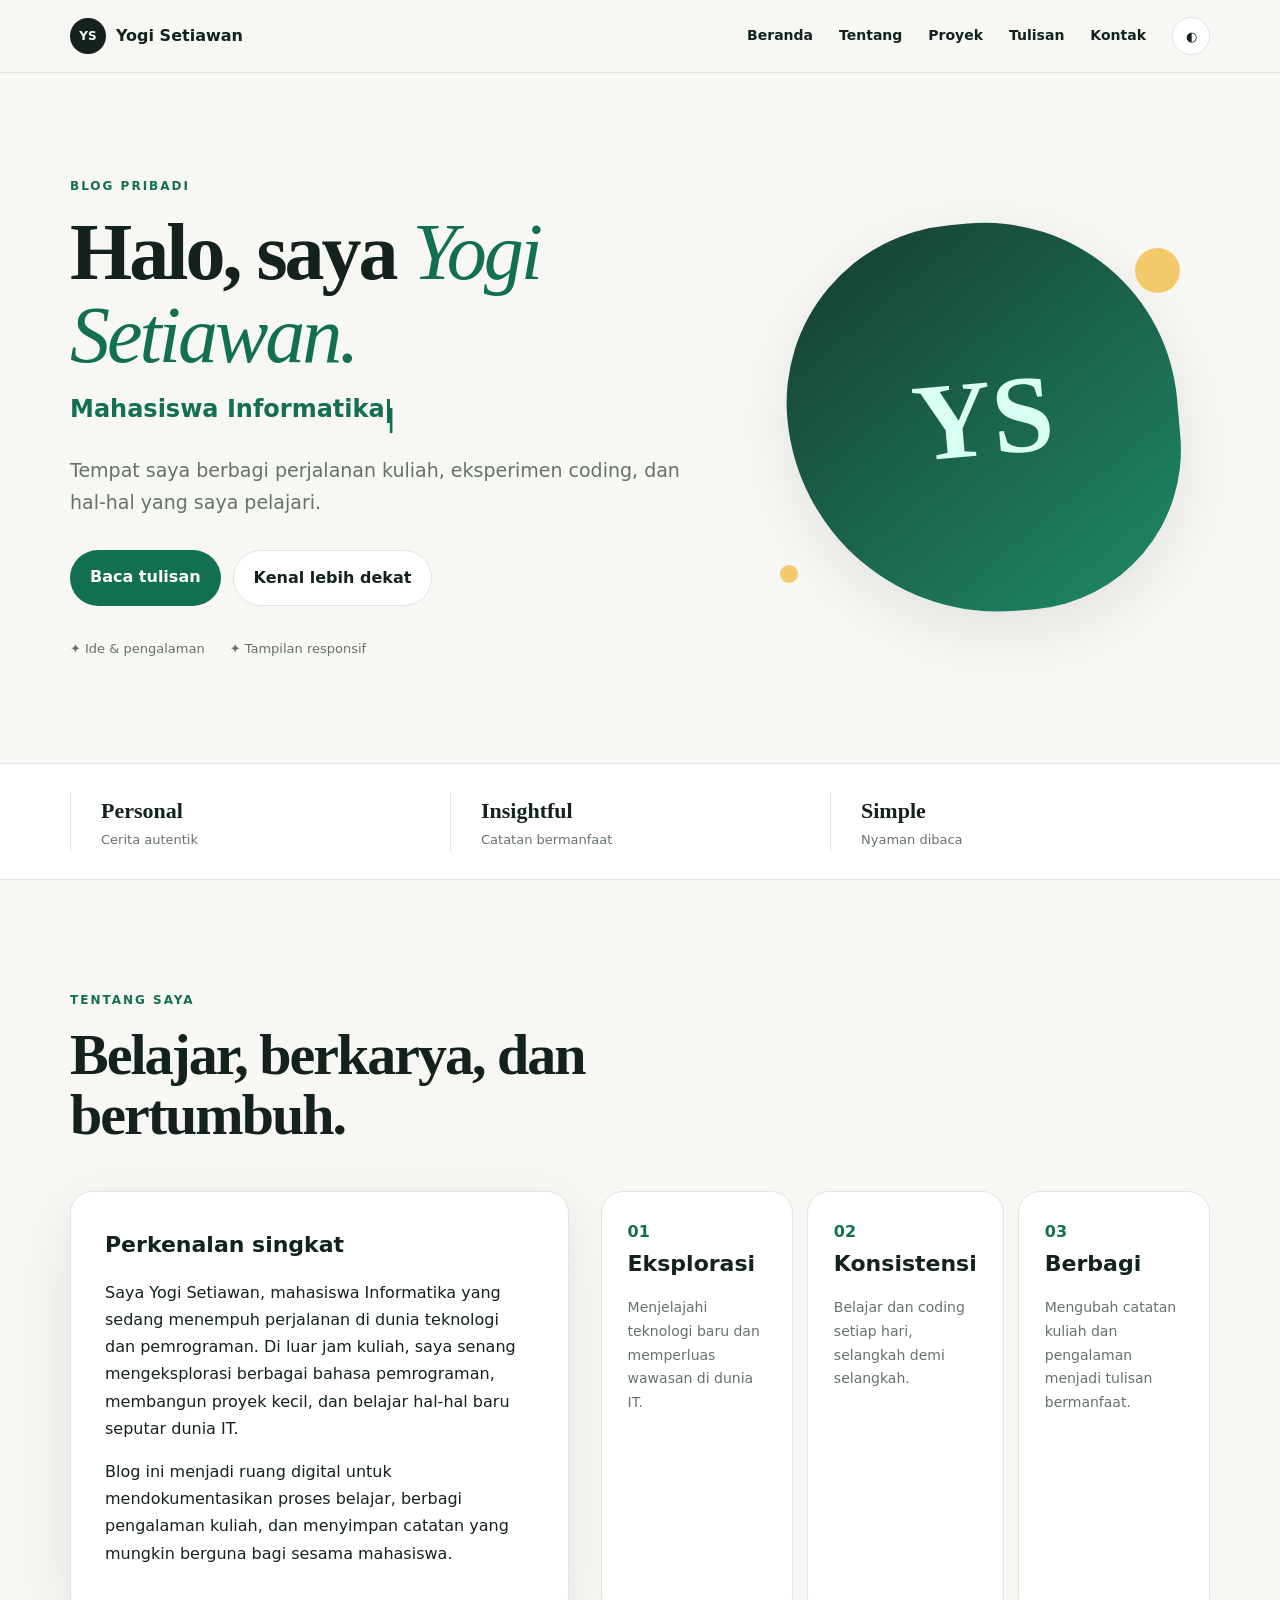
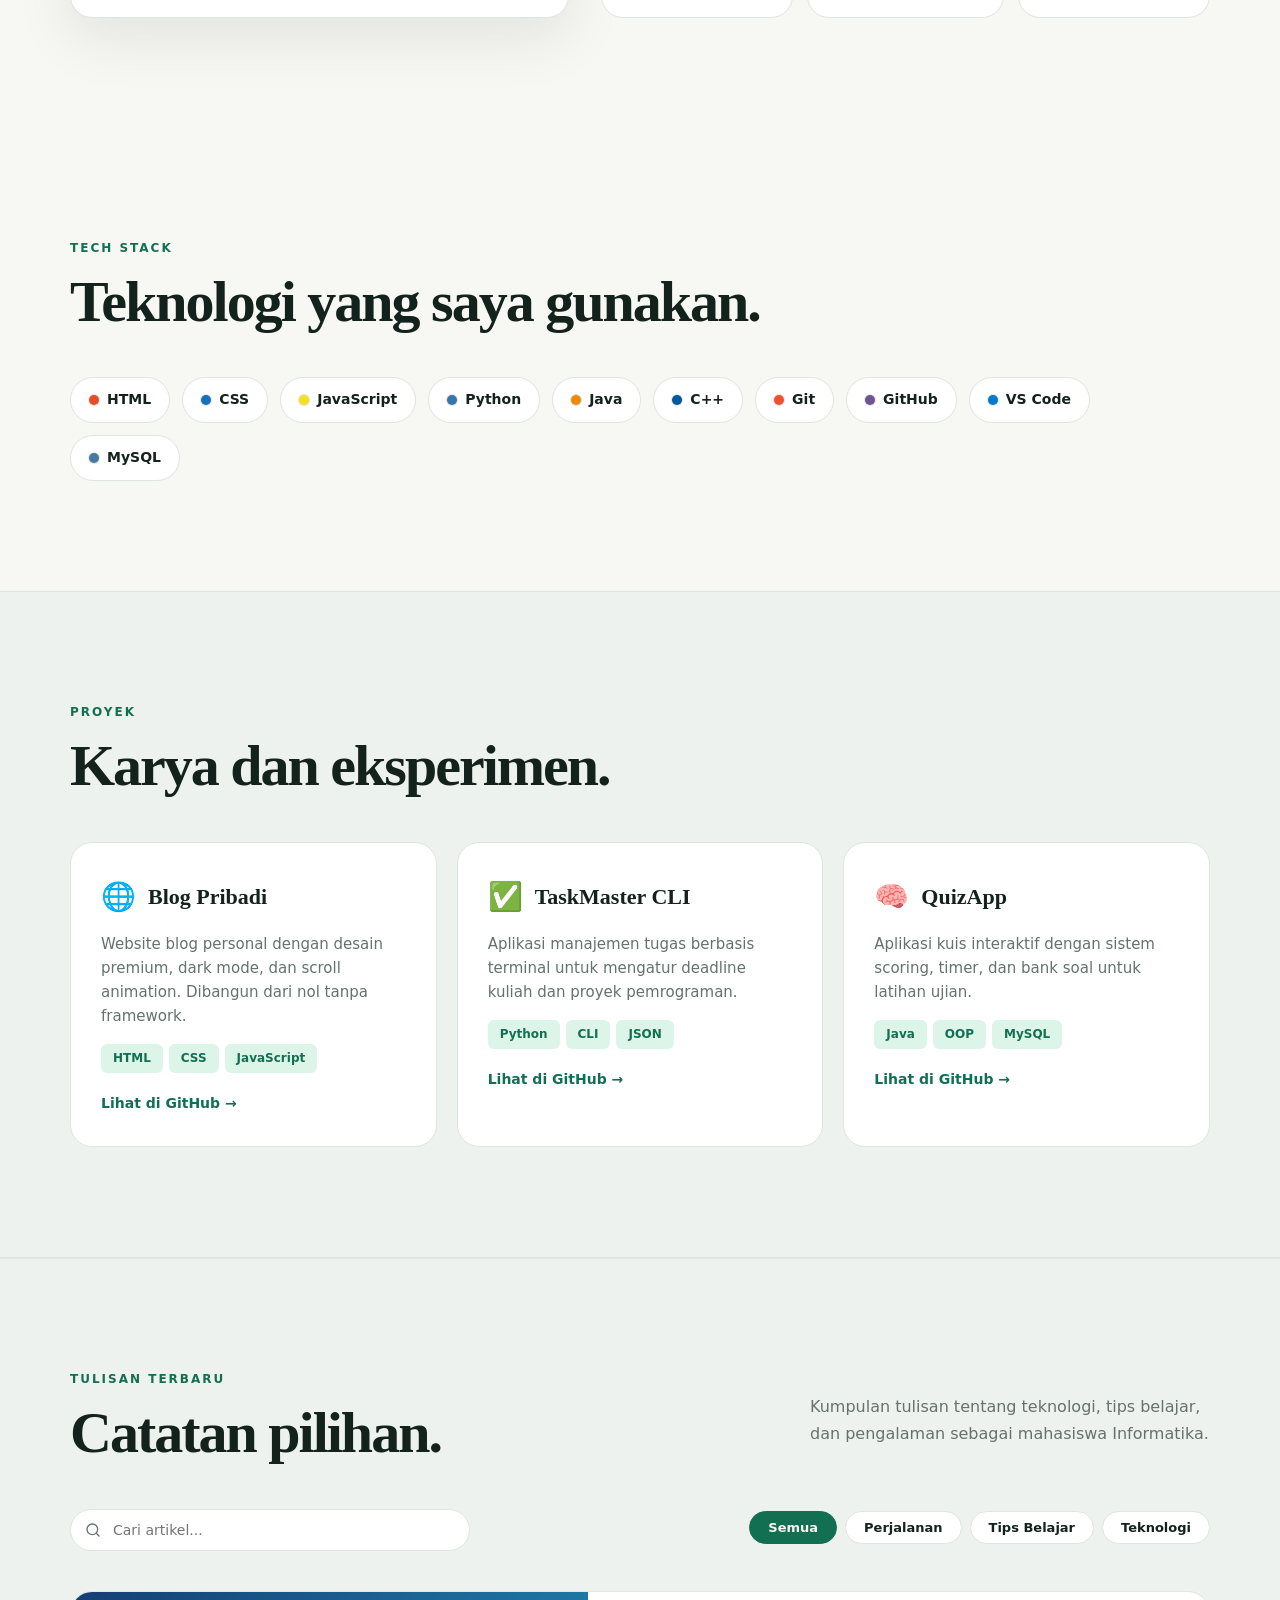
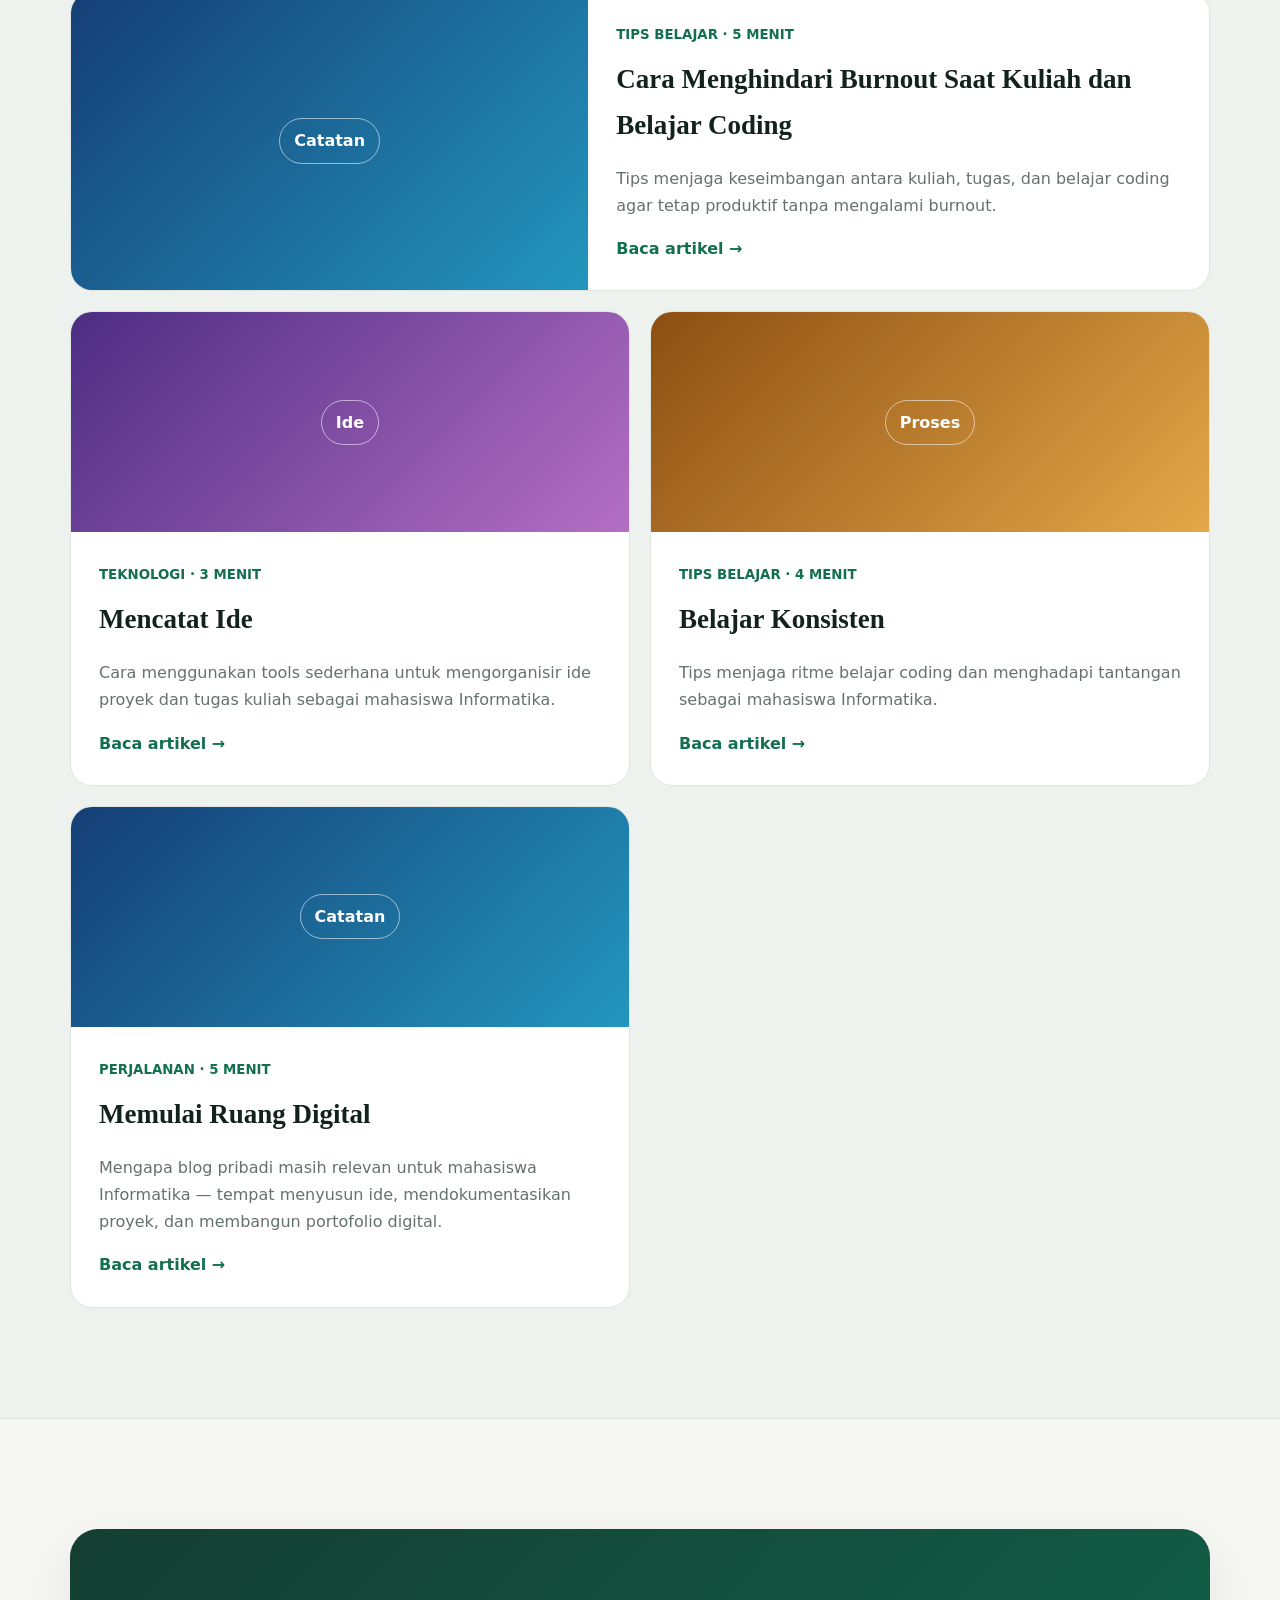
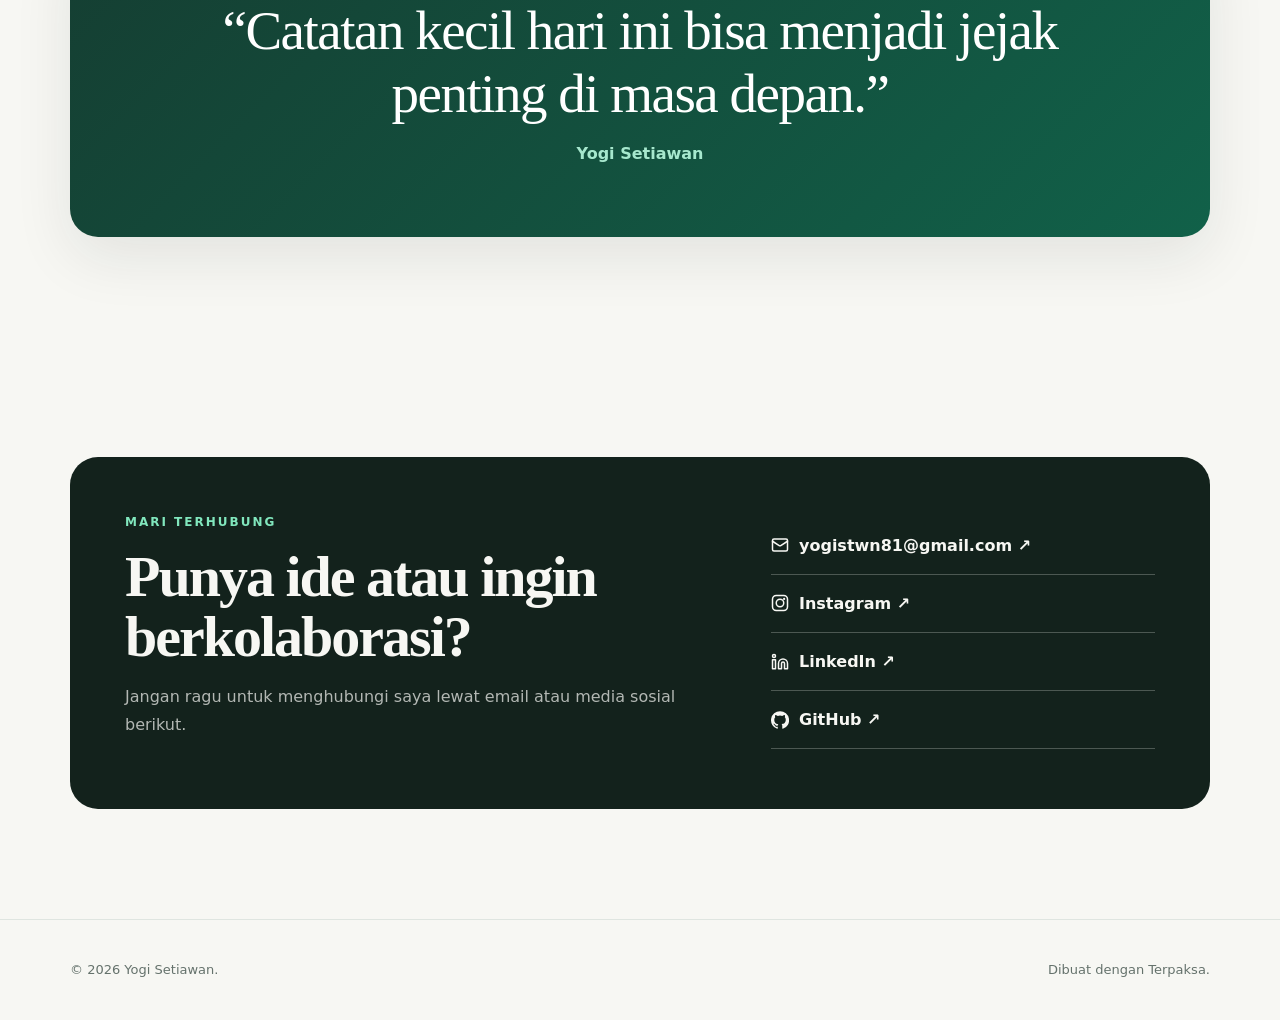
<file: index.html>
<!doctype html>
<html lang="id">

<head>
  <meta charset="utf-8">
  <meta name="viewport" content="width=device-width,initial-scale=1">
  <meta name="description"
    content="Blog pribadi Yogi Setiawan — mahasiswa Informatika. Berbagi pengalaman kuliah, tips belajar coding, dan catatan perjalanan di dunia teknologi.">
  <title>Yogi Setiawan | Blog Pribadi</title>
  <link rel="icon" href="assets/favicon.svg" type="image/svg+xml">
  <link rel="stylesheet" href="assets/style.css?v=1.1">
</head>

<body>
  <header class="site-header">
    <nav class="nav wrap"><a class="brand" href="#home"><span>YS</span> Yogi Setiawan</a><button class="menu"
        aria-label="Buka menu">☰</button>
      <div class="links"><a href="#home">Beranda</a><a href="#tentang">Tentang</a><a href="#proyek">Proyek</a><a
          href="#tulisan">Tulisan</a><a href="#kontak">Kontak</a><button class="theme"
          aria-label="Ganti tema">◐</button></div>
    </nav>
  </header>
  <main id="home">
    <section class="hero wrap">
      <div>
        <p class="eyebrow">BLOG PRIBADI</p>
        <h1>Halo, saya <em>Yogi Setiawan.</em></h1>
        <p class="typing-role"><span class="typing-text"></span><span class="cursor">|</span></p>
        <p class="lead">Tempat saya berbagi perjalanan kuliah, eksperimen coding, dan hal-hal yang saya pelajari.</p>
        <div class="actions"><a class="btn primary" href="#tulisan">Baca tulisan</a><a class="btn secondary"
            href="#tentang">Kenal lebih dekat</a></div>
        <div class="meta"><span>✦ Ide &amp; pengalaman</span><span>✦ Tampilan responsif</span></div>
      </div>
      <div class="portrait" aria-label="Monogram Yogi Setiawan">
        <div class="orb">YS</div><span class="dot d1"></span><span class="dot d2"></span>
      </div>
    </section>
    <section class="band reveal">
      <div class="wrap stats">
        <div><b>Personal</b><span>Cerita autentik</span></div>
        <div><b>Insightful</b><span>Catatan bermanfaat</span></div>
        <div><b>Simple</b><span>Nyaman dibaca</span></div>
      </div>
    </section>
    <section class="section wrap reveal" id="tentang">
      <div class="section-head">
        <p class="eyebrow">TENTANG SAYA</p>
        <h2>Belajar, berkarya, dan bertumbuh.</h2>
      </div>
      <div class="about">
        <article class="card">
          <h3>Perkenalan singkat</h3>
          <p>Saya Yogi Setiawan, mahasiswa Informatika yang sedang menempuh perjalanan di dunia teknologi dan
            pemrograman. Di luar jam kuliah, saya senang mengeksplorasi berbagai bahasa pemrograman, membangun proyek
            kecil, dan belajar hal-hal baru seputar dunia IT.</p>
          <p>Blog ini menjadi ruang digital untuk mendokumentasikan proses belajar, berbagi pengalaman kuliah, dan
            menyimpan catatan yang mungkin berguna bagi sesama mahasiswa.</p>
        </article>
        <div class="values">
          <div><span>01</span>
            <h3>Eksplorasi</h3>
            <p>Menjelajahi teknologi baru dan memperluas wawasan di dunia IT.</p>
          </div>
          <div><span>02</span>
            <h3>Konsistensi</h3>
            <p>Belajar dan coding setiap hari, selangkah demi selangkah.</p>
          </div>
          <div><span>03</span>
            <h3>Berbagi</h3>
            <p>Mengubah catatan kuliah dan pengalaman menjadi tulisan bermanfaat.</p>
          </div>
        </div>
      </div>
    </section>
    <section class="section wrap reveal" id="skills">
      <div class="section-head">
        <p class="eyebrow">TECH STACK</p>
        <h2>Teknologi yang saya gunakan.</h2>
      </div>
      <div class="skills"><span class="skill-tag"><span class="skill-dot"
            style="background:#E34F26"></span>HTML</span><span class="skill-tag"><span class="skill-dot"
            style="background:#1572B6"></span>CSS</span><span class="skill-tag"><span class="skill-dot"
            style="background:#F7DF1E"></span>JavaScript</span><span class="skill-tag"><span class="skill-dot"
            style="background:#3776AB"></span>Python</span><span class="skill-tag"><span class="skill-dot"
            style="background:#ED8B00"></span>Java</span><span class="skill-tag"><span class="skill-dot"
            style="background:#00599C"></span>C++</span><span class="skill-tag"><span class="skill-dot"
            style="background:#F05032"></span>Git</span><span class="skill-tag"><span class="skill-dot"
            style="background:#6e5494"></span>GitHub</span><span class="skill-tag"><span class="skill-dot"
            style="background:#007ACC"></span>VS Code</span><span class="skill-tag"><span class="skill-dot"
            style="background:#4479A1"></span>MySQL</span></div>
    </section>
    <section class="section soft reveal" id="proyek">
      <div class="wrap">
        <div class="section-head">
          <p class="eyebrow">PROYEK</p>
          <h2>Karya dan eksperimen.</h2>
        </div>
        <div class="projects">
          <article class="project">
            <div class="project-header"><span class="project-icon">🌐</span>
              <h3>Blog Pribadi</h3>
            </div>
            <p>Website blog personal dengan desain premium, dark mode, dan scroll animation. Dibangun dari nol tanpa
              framework.</p>
            <div class="project-tags"><span class="project-tag">HTML</span><span class="project-tag">CSS</span><span
                class="project-tag">JavaScript</span></div><a class="project-link" href="https://github.com/setiawan81/"
              target="_blank">Lihat di GitHub →</a>
          </article>
          <article class="project">
            <div class="project-header"><span class="project-icon">✅</span>
              <h3>TaskMaster CLI</h3>
            </div>
            <p>Aplikasi manajemen tugas berbasis terminal untuk mengatur deadline kuliah dan proyek pemrograman.</p>
            <div class="project-tags"><span class="project-tag">Python</span><span class="project-tag">CLI</span><span
                class="project-tag">JSON</span></div><a class="project-link" href="https://github.com/setiawan81/"
              target="_blank">Lihat di GitHub →</a>
          </article>
          <article class="project">
            <div class="project-header"><span class="project-icon">🧠</span>
              <h3>QuizApp</h3>
            </div>
            <p>Aplikasi kuis interaktif dengan sistem scoring, timer, dan bank soal untuk latihan ujian.</p>
            <div class="project-tags"><span class="project-tag">Java</span><span class="project-tag">OOP</span><span
                class="project-tag">MySQL</span></div><a class="project-link" href="https://github.com/setiawan81/"
              target="_blank">Lihat di GitHub →</a>
          </article>
        </div>
      </div>
    </section>
    <section class="section soft reveal" id="tulisan">
      <div class="wrap">
        <div class="section-head row">
          <div>
            <p class="eyebrow">TULISAN TERBARU</p>
            <h2>Catatan pilihan.</h2>
          </div>
          <p>Kumpulan tulisan tentang teknologi, tips belajar, dan pengalaman sebagai mahasiswa Informatika.</p>
        </div>
        <div class="filter-container">
          <div class="search-box"><svg class="search-icon" width="16" height="16" viewBox="0 0 24 24" fill="none"
              stroke="currentColor" stroke-width="2" stroke-linecap="round" stroke-linejoin="round">
              <circle cx="11" cy="11" r="8"></circle>
              <line x1="21" y1="21" x2="16.65" y2="16.65"></line>
            </svg><input type="text" id="search-input" placeholder="Cari artikel..."></div>
          <div class="category-filters"><button class="filter-btn active" data-category="all">Semua</button><button
              class="filter-btn" data-category="perjalanan">Perjalanan</button><button class="filter-btn"
              data-category="tips belajar">Tips Belajar</button><button class="filter-btn"
              data-category="teknologi">Teknologi</button></div>
        </div>
        <div class="posts">
          <article class="post featured">
            <div class="thumb blue"><span>Catatan</span></div>
            <div>
              <small>TIPS BELAJAR · 5 MENIT</small>
              <h3>Cara Menghindari Burnout Saat Kuliah dan Belajar Coding</h3>
              <p>Tips menjaga keseimbangan antara kuliah, tugas, dan belajar coding agar tetap produktif tanpa mengalami
                burnout.</p>
              <a href="posts/cara-menghindari-burnout-saat-kuliah-dan-belajar-coding.html">Baca artikel →</a>
            </div>
          </article>
          <article class="post">
            <div class="thumb violet"><span>Ide</span></div>
            <div>
              <small>TEKNOLOGI · 3 MENIT</small>
              <h3>Mencatat Ide</h3>
              <p>Cara menggunakan tools sederhana untuk mengorganisir ide proyek dan tugas kuliah sebagai mahasiswa
                Informatika.</p>
              <a href="posts/mencatat-ide.html">Baca artikel →</a>
            </div>
          </article>
          <article class="post">
            <div class="thumb amber"><span>Proses</span></div>
            <div>
              <small>TIPS BELAJAR · 4 MENIT</small>
              <h3>Belajar Konsisten</h3>
              <p>Tips menjaga ritme belajar coding dan menghadapi tantangan sebagai mahasiswa Informatika.</p>
              <a href="posts/belajar-konsisten.html">Baca artikel →</a>
            </div>
          </article>
          <article class="post">
            <div class="thumb blue"><span>Catatan</span></div>
            <div>
              <small>PERJALANAN · 5 MENIT</small>
              <h3>Memulai Ruang Digital</h3>
              <p>Mengapa blog pribadi masih relevan untuk mahasiswa Informatika — tempat menyusun ide, mendokumentasikan
                proyek, dan membangun portofolio digital.</p>
              <a href="posts/memulai-blog.html">Baca artikel →</a>
            </div>
          </article>
        </div>
      </div>
    </section>
    <section class="section wrap reveal">
      <div class="quote">
        <p>“Catatan kecil hari ini bisa menjadi jejak penting di masa depan.”</p><span>Yogi Setiawan</span>
      </div>
    </section>
    <section class="section wrap reveal" id="kontak">
      <div class="contact">
        <div>
          <p class="eyebrow">MARI TERHUBUNG</p>
          <h2>Punya ide atau ingin berkolaborasi?</h2>
          <p>Jangan ragu untuk menghubungi saya lewat email atau media sosial berikut.</p>
        </div>
        <div class="contact-links"><a href="mailto:yogistwn81@gmail.com"><svg width="18" height="18" viewBox="0 0 24 24"
              fill="none" stroke="currentColor" stroke-width="2" stroke-linecap="round" stroke-linejoin="round">
              <rect x="2" y="4" width="20" height="16" rx="2"></rect>
              <path d="m22 7-8.97 5.7a1.94 1.94 0 0 1-2.06 0L2 7"></path>
            </svg> yogistwn81@gmail.com ↗</a><a href="https://www.instagram.com/fiery_kr/" target="_blank"><svg
              width="18" height="18" viewBox="0 0 24 24" fill="none" stroke="currentColor" stroke-width="2"
              stroke-linecap="round" stroke-linejoin="round">
              <rect x="2" y="2" width="20" height="20" rx="5"></rect>
              <circle cx="12" cy="12" r="5"></circle>
              <circle cx="17.5" cy="6.5" r="1.5" fill="currentColor" stroke="none"></circle>
            </svg> Instagram ↗</a><a href="https://www.linkedin.com/in/yogi-setiawan-894449342/" target="_blank"><svg
              width="18" height="18" viewBox="0 0 24 24" fill="none" stroke="currentColor" stroke-width="2"
              stroke-linecap="round" stroke-linejoin="round">
              <path d="M16 8a6 6 0 0 1 6 6v7h-4v-7a2 2 0 0 0-4 0v7h-4v-7a6 6 0 0 1 6-6z"></path>
              <rect x="2" y="9" width="4" height="12"></rect>
              <circle cx="4" cy="4" r="2"></circle>
            </svg> LinkedIn ↗</a><a href="https://github.com/setiawan81/" target="_blank"><svg width="18" height="18"
              viewBox="0 0 24 24" fill="currentColor">
              <path
                d="M12 .3a12 12 0 0 0-3.8 23.38c.6.11.82-.26.82-.58v-2.02c-3.34.73-4.04-1.61-4.04-1.61a3.18 3.18 0 0 0-1.33-1.76c-1.09-.74.08-.73.08-.73a2.52 2.52 0 0 1 1.84 1.24 2.56 2.56 0 0 0 3.5 1 2.56 2.56 0 0 1 .76-1.6c-2.67-.3-5.47-1.33-5.47-5.93a4.64 4.64 0 0 1 1.24-3.22 4.3 4.3 0 0 1 .12-3.18s1-.32 3.3 1.23a11.38 11.38 0 0 1 6 0c2.3-1.55 3.3-1.23 3.3-1.23a4.3 4.3 0 0 1 .12 3.18 4.64 4.64 0 0 1 1.24 3.22c0 4.61-2.81 5.63-5.48 5.93a2.86 2.86 0 0 1 .82 2.22v3.29c0 .32.22.7.82.58A12 12 0 0 0 12 .3">
              </path>
            </svg> GitHub ↗</a></div>
      </div>
    </section>
  </main><button class="back-top" aria-label="Kembali ke atas"><svg width="20" height="20" viewBox="0 0 24 24"
      fill="none" stroke="currentColor" stroke-width="2.5" stroke-linecap="round" stroke-linejoin="round">
      <path d="m18 15-6-6-6 6"></path>
    </svg></button>
  <footer>
    <div class="wrap footer">
      <p>© <span id="year"></span> Yogi Setiawan.</p>
      <p>Dibuat dengan Terpaksa.</p>
    </div>
  </footer>
  <script src="assets/script.js"></script>
</body>

</html>
</file>
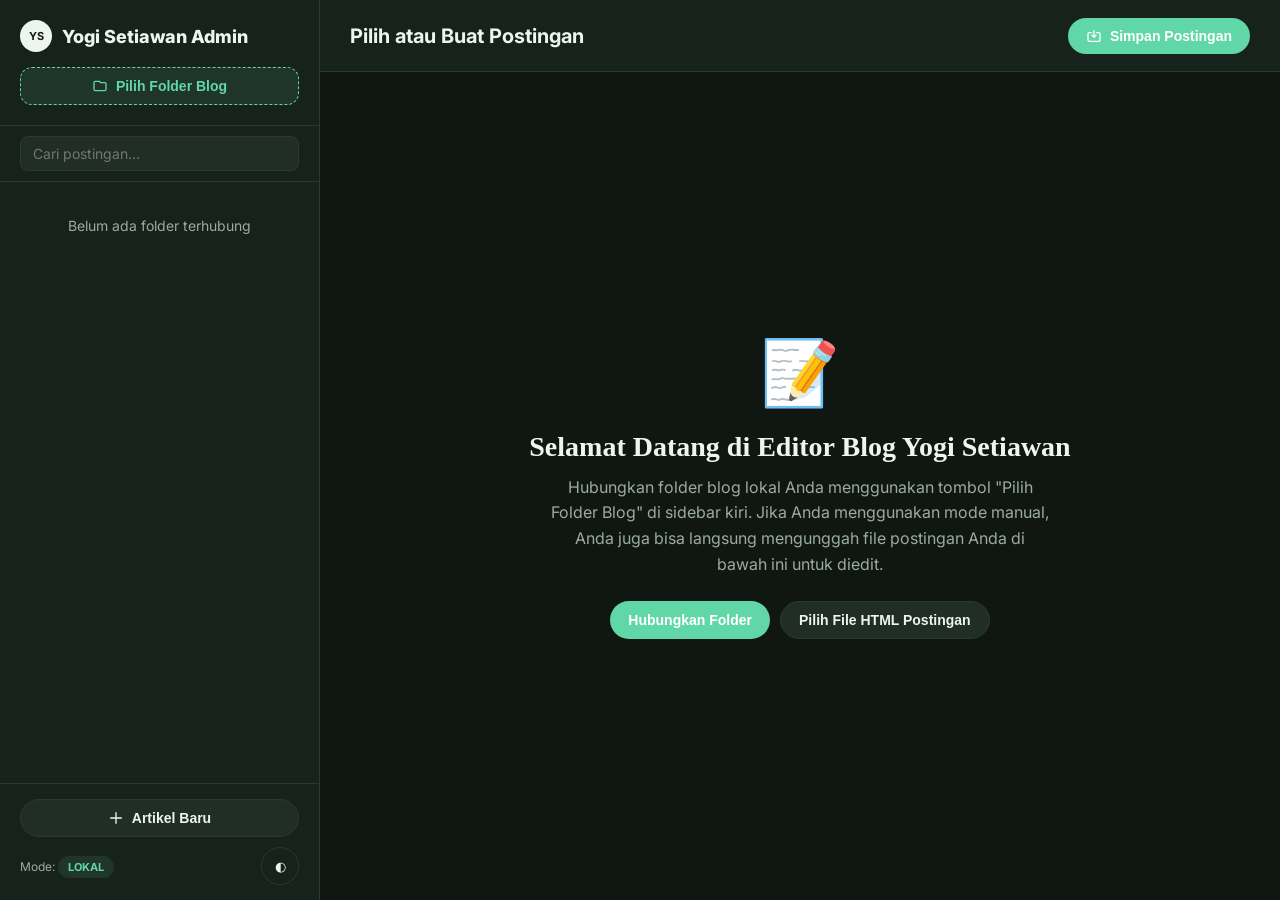
<file: admin.html>
<!doctype html>
<html lang="id">
<head>
  <meta charset="utf-8">
  <meta name="viewport" content="width=device-width, initial-scale=1.0">
  <title>YS Blog Admin - Editor Visual</title>
  
  <!-- Font Premium -->
  <link rel="preconnect" href="https://fonts.googleapis.com">
  <link rel="preconnect" href="https://fonts.gstatic.com" crossorigin>
  <link href="https://fonts.googleapis.com/css2?family=Inter:wght@400;500;600;700;800&family=Georgia&display=swap" rel="stylesheet">
  
  <!-- Quill Editor CSS -->
  <link href="https://cdn.quilljs.com/1.3.6/quill.snow.css" rel="stylesheet">
  <script src="https://cdn.quilljs.com/1.3.6/quill.min.js"></script>
  
  <style>
    :root {
      /* Palette gelap terinspirasi style.css blog */
      --bg: #101713;
      --surface: #18221d;
      --surface-light: #202e27;
      --text: #edf5f0;
      --muted: #9aaba2;
      --line: #2b3932;
      --accent: #61d6a7;
      --accent-hover: #4ec294;
      --accent-alpha: rgba(97, 214, 167, 0.1);
      --danger: #ff6b6b;
      --shadow: 0 10px 30px rgba(0, 0, 0, 0.3);
      --radius: 12px;
      --font-sans: 'Inter', system-ui, -apple-system, sans-serif;
    }

    body.light {
      --bg: #f7f7f3;
      --surface: #ffffff;
      --surface-light: #eef2ef;
      --text: #13221c;
      --muted: #65726c;
      --line: #dfe5e0;
      --accent: #136f52;
      --accent-hover: #0d543e;
      --accent-alpha: rgba(19, 111, 82, 0.1);
      --danger: #d94141;
      --shadow: 0 10px 30px rgba(19, 34, 28, 0.08);
    }

    * {
      box-sizing: border-box;
      margin: 0;
      padding: 0;
    }

    body {
      font-family: var(--font-sans);
      background-color: var(--bg);
      color: var(--text);
      display: flex;
      height: 100vh;
      overflow: hidden;
      transition: background-color 0.3s, color 0.3s;
    }

    /* Layout Utama */
    .sidebar {
      width: 320px;
      background-color: var(--surface);
      border-right: 1px solid var(--line);
      display: flex;
      flex-direction: column;
      flex-shrink: 0;
    }

    .main-content {
      flex-grow: 1;
      display: flex;
      flex-direction: column;
      overflow: hidden;
      background-color: var(--bg);
    }

    /* Sidebar Styles */
    .sidebar-header {
      padding: 20px;
      border-bottom: 1px solid var(--line);
      display: flex;
      flex-direction: column;
      gap: 15px;
    }

    .brand {
      display: flex;
      align-items: center;
      gap: 10px;
      font-weight: 800;
      font-size: 18px;
    }

    .brand span {
      display: grid;
      place-items: center;
      width: 32px;
      height: 32px;
      background: var(--text);
      color: var(--bg);
      border-radius: 50%;
      font-size: 11px;
      font-weight: bold;
    }

    .btn-connect {
      display: flex;
      align-items: center;
      justify-content: center;
      gap: 8px;
      padding: 10px;
      background-color: var(--accent-alpha);
      color: var(--accent);
      border: 1px dashed var(--accent);
      border-radius: var(--radius);
      font-weight: 600;
      cursor: pointer;
      transition: all 0.2s;
      font-size: 14px;
    }

    .btn-connect:hover {
      background-color: var(--accent);
      color: #fff;
    }

    .posts-search {
      padding: 10px 20px;
      border-bottom: 1px solid var(--line);
    }

    .search-input {
      width: 100%;
      padding: 8px 12px;
      border-radius: 8px;
      border: 1px solid var(--line);
      background-color: var(--surface-light);
      color: var(--text);
      font-size: 14px;
      outline: none;
    }

    .posts-list {
      flex-grow: 1;
      overflow-y: auto;
      padding: 15px;
      display: flex;
      flex-direction: column;
      gap: 10px;
    }

    .post-item {
      padding: 12px 15px;
      border-radius: 10px;
      border: 1px solid var(--line);
      background-color: var(--surface-light);
      cursor: pointer;
      transition: all 0.2s;
    }

    .post-item:hover, .post-item.active {
      border-color: var(--accent);
      transform: translateY(-2px);
      box-shadow: var(--shadow);
    }

    .post-item.active {
      background-color: var(--accent-alpha);
    }

    .post-item h4 {
      font-size: 14px;
      margin-bottom: 5px;
      display: -webkit-box;
      -webkit-line-clamp: 2;
      -webkit-box-orient: vertical;
      overflow: hidden;
    }

    .post-item-meta {
      display: flex;
      justify-content: space-between;
      font-size: 11px;
      color: var(--muted);
    }

    .sidebar-footer {
      padding: 15px 20px;
      border-top: 1px solid var(--line);
      display: flex;
      flex-direction: column;
      gap: 10px;
    }

    /* Main Content Topbar */
    .topbar {
      height: 72px;
      padding: 0 30px;
      border-bottom: 1px solid var(--line);
      background-color: var(--surface);
      display: flex;
      align-items: center;
      justify-content: space-between;
      flex-shrink: 0;
    }

    .topbar-title {
      font-weight: 700;
      font-size: 20px;
      color: var(--text);
    }

    .topbar-actions {
      display: flex;
      align-items: center;
      gap: 12px;
    }

    .btn {
      padding: 10px 18px;
      border-radius: 999px;
      font-weight: 700;
      cursor: pointer;
      border: none;
      font-size: 14px;
      display: inline-flex;
      align-items: center;
      gap: 8px;
      transition: all 0.2s;
    }

    .btn-primary {
      background-color: var(--accent);
      color: #fff;
    }

    .btn-primary:hover {
      background-color: var(--accent-hover);
    }

    .btn-secondary {
      background-color: var(--surface-light);
      color: var(--text);
      border: 1px solid var(--line);
    }

    .btn-secondary:hover {
      background-color: var(--line);
    }

    .btn-danger {
      background-color: transparent;
      color: var(--danger);
      border: 1px solid var(--danger);
    }

    .btn-danger:hover {
      background-color: var(--danger);
      color: #fff;
    }

    /* Workspace & Forms */
    .workspace {
      flex-grow: 1;
      overflow-y: auto;
      padding: 30px;
      display: flex;
      flex-direction: column;
      gap: 25px;
    }

    .welcome-screen {
      display: flex;
      flex-direction: column;
      align-items: center;
      justify-content: center;
      height: 100%;
      text-align: center;
      padding: 40px;
    }

    .welcome-icon {
      font-size: 64px;
      margin-bottom: 20px;
    }

    .welcome-screen h2 {
      font-family: Georgia, serif;
      font-size: 28px;
      margin-bottom: 12px;
    }

    .welcome-screen p {
      color: var(--muted);
      max-width: 500px;
      line-height: 1.6;
      margin-bottom: 24px;
    }

    .form-grid {
      display: grid;
      grid-template-columns: repeat(auto-fit, minmax(220px, 1fr));
      gap: 20px;
      background-color: var(--surface);
      padding: 24px;
      border-radius: var(--radius);
      border: 1px solid var(--line);
    }

    .form-group {
      display: flex;
      flex-direction: column;
      gap: 8px;
    }

    .form-group.full-width {
      grid-column: 1 / -1;
    }

    label {
      font-size: 13px;
      font-weight: 700;
      color: var(--muted);
      text-transform: uppercase;
      letter-spacing: 1px;
    }

    input, textarea, select {
      padding: 10px 14px;
      border-radius: 8px;
      border: 1px solid var(--line);
      background-color: var(--bg);
      color: var(--text);
      font-family: var(--font-sans);
      font-size: 14px;
      outline: none;
      transition: border-color 0.2s;
    }

    input:focus, textarea:focus, select:focus {
      border-color: var(--accent);
    }

    textarea {
      resize: vertical;
      min-height: 70px;
    }

    /* Editor Wrapper & Quill Custom Dark Theme */
    .editor-wrapper {
      display: flex;
      flex-direction: column;
      flex-grow: 1;
      min-height: 450px;
      background-color: var(--surface);
      border-radius: var(--radius);
      overflow: hidden;
      border: 1px solid var(--line);
    }

    .ql-toolbar.ql-snow {
      background-color: var(--surface-light) !important;
      border: none !important;
      border-bottom: 1px solid var(--line) !important;
      padding: 12px 20px !important;
    }

    .ql-container.ql-snow {
      border: none !important;
      font-family: Georgia, serif !important;
      font-size: 18px !important;
      color: var(--text) !important;
      line-height: 1.8 !important;
    }

    .ql-editor {
      padding: 30px 40px !important;
      min-height: 380px;
    }

    .ql-editor.ql-blank::before {
      color: var(--muted) !important;
      font-style: italic;
      left: 40px !important;
    }

    /* Style override untuk icon toolbar Quill di dark mode */
    .ql-snow .ql-stroke {
      stroke: var(--text) !important;
    }
    .ql-snow .ql-fill {
      fill: var(--text) !important;
    }
    .ql-snow .ql-picker {
      color: var(--text) !important;
    }
    .ql-snow .ql-picker-options {
      background-color: var(--surface-light) !important;
      border-color: var(--line) !important;
    }
    .ql-snow .ql-picker-item {
      color: var(--text) !important;
    }

    /* Toast Notification */
    .toast-container {
      position: fixed;
      bottom: 30px;
      right: 30px;
      display: flex;
      flex-direction: column;
      gap: 10px;
      z-index: 1000;
    }

    .toast {
      padding: 14px 24px;
      border-radius: var(--radius);
      background-color: var(--surface-light);
      color: var(--text);
      box-shadow: 0 10px 40px rgba(0,0,0,0.4);
      border-left: 5px solid var(--accent);
      font-weight: 600;
      font-size: 14px;
      transform: translateY(50px);
      opacity: 0;
      animation: slideUp 0.3s forwards;
      display: flex;
      align-items: center;
      gap: 10px;
    }

    .toast.error {
      border-left-color: var(--danger);
    }

    .toast.warning {
      border-left-color: #f4c96b;
    }

    @keyframes slideUp {
      to {
        transform: translateY(0);
        opacity: 1;
      }
    }

    /* Banner status mode */
    .mode-banner {
      padding: 10px 20px;
      background-color: #f4c96b20;
      border-bottom: 1px solid #f4c96b;
      color: #f4c96b;
      font-size: 13px;
      font-weight: 500;
      display: flex;
      justify-content: space-between;
      align-items: center;
    }

    .mode-badge {
      padding: 4px 10px;
      border-radius: 20px;
      font-size: 11px;
      font-weight: bold;
      text-transform: uppercase;
    }
    
    .mode-badge.connected {
      background-color: var(--accent-alpha);
      color: var(--accent);
    }

    .mode-badge.manual {
      background-color: rgba(244, 201, 107, 0.15);
      color: #f4c96b;
    }

    /* Modal untuk manual download */
    .modal-overlay {
      position: fixed;
      top: 0; left: 0; right: 0; bottom: 0;
      background: rgba(0,0,0,0.6);
      display: none;
      align-items: center;
      justify-content: center;
      z-index: 2000;
    }

    .modal {
      background: var(--surface);
      border: 1px solid var(--line);
      border-radius: var(--radius);
      padding: 30px;
      width: min(500px, 90vw);
      box-shadow: var(--shadow);
    }

    .modal h3 {
      font-family: Georgia, serif;
      font-size: 22px;
      margin-bottom: 15px;
    }

    .modal p {
      color: var(--muted);
      font-size: 14px;
      margin-bottom: 20px;
      line-height: 1.6;
    }

    .copy-area {
      position: relative;
      background: var(--bg);
      border: 1px solid var(--line);
      border-radius: 8px;
      padding: 15px;
      font-family: monospace;
      font-size: 12px;
      max-height: 200px;
      overflow-y: auto;
      margin-bottom: 20px;
      white-space: pre-wrap;
    }

    .btn-copy {
      position: absolute;
      top: 10px;
      right: 10px;
      padding: 4px 8px;
      font-size: 11px;
    }

    .modal-actions {
      display: flex;
      justify-content: flex-end;
      gap: 10px;
    }

    /* Theme toggle */
    .btn-theme {
      background: none;
      border: 1px solid var(--line);
      color: var(--text);
      width: 38px;
      height: 38px;
      border-radius: 50%;
      cursor: pointer;
      display: grid;
      place-items: center;
      transition: all 0.2s;
    }

    .btn-theme:hover {
      background: var(--surface-light);
    }

    /* Git Push Spinner & Styles */
    .spinner {
      border: 2px solid var(--accent-alpha);
      border-top-color: var(--accent);
      border-radius: 50%;
      width: 18px;
      height: 18px;
      animation: spin 1s linear infinite;
    }
    @keyframes spin {
      to { transform: rotate(360deg); }
    }

    /* Constrain images in Quill editor workspace */
    .ql-editor img {
      max-width: 100%;
      height: auto;
      border-radius: 10px;
      margin: 20px auto;
      display: block;
    }
  </style>
</head>
<body>

  <!-- Sidebar -->
  <aside class="sidebar">
    <div class="sidebar-header">
      <div class="brand">
        <span>YS</span> Yogi Setiawan Admin
      </div>
      <button class="btn-connect" id="btnConnectFolder">
        <svg width="16" height="16" fill="none" stroke="currentColor" stroke-width="2" viewBox="0 0 24 24"><path stroke-linecap="round" stroke-linejoin="round" d="M3 7v10a2 2 0 002 2h14a2 2 0 002-2V9a2 2 0 00-2-2h-6l-2-2H5a2 2 0 00-2 2z"/></svg>
        Pilih Folder Blog
      </button>
    </div>
    
    <div class="posts-search">
      <input type="text" class="search-input" id="searchPosts" placeholder="Cari postingan...">
    </div>
    
    <div class="posts-list" id="postsListContainer">
      <!-- List postingan akan dimuat di sini -->
      <div style="text-align:center; color:var(--muted); padding-top:20px; font-size:14px;">
        Belum ada folder terhubung
      </div>
    </div>
    
    <div class="sidebar-footer">
      <button class="btn btn-secondary" id="btnNewPost" style="width: 100%; justify-content: center;" disabled>
        <svg width="16" height="16" fill="none" stroke="currentColor" stroke-width="2" viewBox="0 0 24 24"><path stroke-linecap="round" stroke-linejoin="round" d="M12 4v16m8-8H4"/></svg>
        Artikel Baru
      </button>
      <div style="display:flex; justify-content:space-between; align-items:center; font-size:12px; color:var(--muted);">
        <span>Mode: <span id="statusMode" class="mode-badge manual">Manual</span></span>
        <button class="btn-theme" id="btnThemeToggle" title="Ganti Tema">◐</button>
      </div>
    </div>
  </aside>

  <!-- Main Content -->
  <main class="main-content">
    <!-- Banner jika berjalan di file:// protocol -->
    <div class="mode-banner" id="protocolBanner" style="display:none;">
      <span>⚠️ <strong>Mode Manual Teraktifkan:</strong> File dibuka langsung (`file://`). Untuk menggunakan penyimpanan sekali klik dan deteksi folder otomatis, jalankan server lokal: <code>python -m http.server 8000</code> lalu buka <code>localhost:8000/admin.html</code>.</span>
    </div>

    <!-- Topbar -->
    <div class="topbar">
      <div class="topbar-title" id="activePostTitle">Pilih atau Buat Postingan</div>
      <div class="topbar-actions">
        <button class="btn btn-danger" id="btnDeletePost" style="display:none;">
          <svg width="16" height="16" fill="none" stroke="currentColor" stroke-width="2" viewBox="0 0 24 24"><path stroke-linecap="round" stroke-linejoin="round" d="M19 7l-.867 12.142A2 2 0 0116.138 21H7.862a2 2 0 01-1.995-1.858L5 7m5 4v6m4-6v6m1-10V4a1 1 0 00-1-1h-4a1 1 0 00-1 1v3M4 7h16"/></svg>
          Hapus
        </button>
        <button class="btn btn-primary" id="btnSavePost" disabled>
          <svg width="16" height="16" fill="none" stroke="currentColor" stroke-width="2" viewBox="0 0 24 24"><path stroke-linecap="round" stroke-linejoin="round" d="M8 7H5a2 2 0 00-2 2v9a2 2 0 002 2h14a2 2 0 002-2V9a2 2 0 00-2-2h-3m-1 4l-3 3m0 0l-3-3m3 3V4"/></svg>
          Simpan Postingan
        </button>
        <button class="btn btn-secondary" id="btnPushGitHub" style="display:none; background-color: var(--accent); color: var(--bg); border: 1px solid var(--accent);">
          <svg width="16" height="16" viewBox="0 0 24 24" fill="currentColor" style="flex-shrink:0;"><path d="M12 .3a12 12 0 0 0-3.8 23.38c.6.11.82-.26.82-.58v-2.02c-3.34.73-4.04-1.61-4.04-1.61a3.18 3.18 0 0 0-1.33-1.76c-1.09-.74.08-.73.08-.73a2.52 2.52 0 0 1 1.84 1.24 2.56 2.56 0 0 0 3.5 1 2.56 2.56 0 0 1 .76-1.6c-2.67-.3-5.47-1.33-5.47-5.93a4.64 4.64 0 0 1 1.24-3.22 4.3 4.3 0 0 1 .12-3.18s1-.32 3.3 1.23a11.38 11.38 0 0 1 6 0c2.3-1.55 3.3-1.23 3.3-1.23a4.3 4.3 0 0 1 .12 3.18 4.64 4.64 0 0 1 1.24 3.22c0 4.61-2.81 5.63-5.48 5.93a2.86 2.86 0 0 1 .82 2.22v3.29c0 .32.22.7.82.58A12 12 0 0 0 12 .3"/></svg>
          Push ke GitHub
        </button>
      </div>
    </div>

    <!-- Workspace -->
    <div class="workspace" id="editorWorkspace">
      <!-- Layar Selamat Datang -->
      <div class="welcome-screen" id="welcomeScreen">
        <div class="welcome-icon">📝</div>
        <h2>Selamat Datang di Editor Blog Yogi Setiawan</h2>
        <p>Hubungkan folder blog lokal Anda menggunakan tombol "Pilih Folder Blog" di sidebar kiri. Jika Anda menggunakan mode manual, Anda juga bisa langsung mengunggah file postingan Anda di bawah ini untuk diedit.</p>
        <div style="display:flex; gap:10px;">
          <button class="btn btn-primary" id="btnWelcomeConnect">Hubungkan Folder</button>
          <button class="btn btn-secondary" id="btnUploadManual">Pilih File HTML Postingan</button>
          <input type="file" id="manualFileInput" accept=".html" style="display:none;">
        </div>
      </div>

      <!-- Area Pengeditan Form & Quill -->
      <div id="editingArea" style="display:none; flex-direction:column; gap:25px; height:100%;">
        <!-- Grid fields -->
        <div class="form-grid">
          <div class="form-group">
            <label for="postTitle">Judul Artikel</label>
            <input type="text" id="postTitle" placeholder="Belajar Konsisten Tanpa Harus Sempurna">
          </div>
          
          <div class="form-group">
            <label for="postSlug">Slug / Nama File</label>
            <input type="text" id="postSlug" placeholder="belajar-konsisten">
          </div>

          <div class="form-group">
            <label for="postCategory">Kategori Artikel</label>
            <input type="text" id="postCategory" placeholder="TIPS BELAJAR">
          </div>

          <div class="form-group">
            <label for="postReadTime">Waktu Baca</label>
            <input type="text" id="postReadTime" placeholder="4 MENIT">
          </div>

          <div class="form-group">
            <label for="postCardLabel">Label Thumbnail Kartu</label>
            <input type="text" id="postCardLabel" placeholder="Proses">
          </div>

          <div class="form-group">
            <label for="postCardColor">Warna Thumbnail</label>
            <select id="postCardColor">
              <option value="blue">Biru (Blue)</option>
              <option value="amber">Kuning (Amber)</option>
              <option value="violet">Ungu (Violet)</option>
              <option value="rose">Merah Muda (Rose)</option>
              <option value="emerald">Hijau (Emerald)</option>
            </select>
          </div>

          <div class="form-group">
            <label for="postDate">Tanggal Publikasi</label>
            <input type="date" id="postDate">
          </div>

          <div class="form-group full-width">
            <label for="postDesc">Meta Deskripsi (Untuk Halaman Utama & SEO)</label>
            <textarea id="postDesc" placeholder="Tips menjaga ritme belajar coding dan menghadapi tantangan sebagai mahasiswa Informatika."></textarea>
          </div>
        </div>

        <!-- Editor Quill -->
        <div class="editor-wrapper">
          <div id="quillEditor"></div>
        </div>
      </div>
    </div>
  </main>

  <!-- Modal Manual Download & Copy -->
  <div class="modal-overlay" id="manualSaveModal">
    <div class="modal">
      <h3 id="modalTitle">Unduh Postingan Anda</h3>
      <p>Karena Anda membuka admin ini dalam <strong>Mode Manual</strong>, Anda harus mengunduh file postingan secara manual dan menyimpannya di folder proyek Anda.</p>
      
      <div style="margin-bottom:15px;">
        <strong style="font-size:13px; display:block; margin-bottom:5px;">Langkah 1: Simpan File Postingan</strong>
        <p style="font-size:13px; margin-bottom:10px;">Unduh file di bawah ini lalu letakkan di folder: <code>posts/[nama-file].html</code></p>
        <button class="btn btn-primary" id="btnDownloadPostFile" style="width:100%; justify-content:center;">
          <svg width="16" height="16" fill="none" stroke="currentColor" stroke-width="2" viewBox="0 0 24 24"><path stroke-linecap="round" stroke-linejoin="round" d="M4 16v1a3 3 0 003 3h10a3 3 0 003-3v-1m-4-4l-4 4m0 0l-4-4m4 4V4"/></svg>
          Unduh File Postingan (.html)
        </button>
      </div>
      
      <div style="margin-bottom:20px;">
        <strong style="font-size:13px; display:block; margin-bottom:5px;">Langkah 2: Perbarui Daftar di index.html</strong>
        <p style="font-size:13px; margin-bottom:10px;">Salin kode HTML kartu berikut lalu tempelkan di file <code>index.html</code> Anda di bagian dalam tag <code>&lt;div class="posts"&gt;</code>:</p>
        <div class="copy-area" id="copyCardCode">
          <!-- Kode kartu disisipkan di sini -->
          <button class="btn btn-secondary btn-copy" id="btnCopyCard">Salin</button>
        </div>
      </div>

      <div class="modal-actions">
        <button class="btn btn-secondary" id="btnCloseModal">Tutup</button>
      </div>
    </div>
  </div>

  <!-- Modal Git Push -->
  <div class="modal-overlay" id="gitPushModal">
    <div class="modal">
      <h3>Push ke GitHub</h3>
      <p>Langkah ini akan menyimpan (commit) seluruh perubahan lokal blog Anda dan langsung mengunggahnya (push) ke GitHub Pages.</p>
      
      <div style="margin-bottom: 20px;">
        <label for="commitMessage" style="display:block; margin-bottom:8px; font-weight:600; font-size:13px; color:var(--muted);">Pesan Commit (Opsional)</label>
        <input type="text" id="commitMessage" placeholder="Update postingan otomatis" style="width:100%; padding:10px 14px; border-radius:8px; border:1px solid var(--line); background:var(--bg); color:var(--text); outline:none;">
      </div>
      
      <!-- Status Loading & Output Console -->
      <div id="gitPushStatus" style="display:none; margin-bottom:20px;">
        <div style="display:flex; align-items:center; gap:10px; margin-bottom:10px;">
          <div class="spinner" style="width:18px; height:18px; border:2px solid var(--accent-alpha); border-top-color:var(--accent); border-radius:50%; animation:spin 1s linear infinite;"></div>
          <span id="gitPushStatusText" style="font-weight:600; font-size:14px;">Mengunggah ke GitHub...</span>
        </div>
        <pre id="gitPushConsole" style="background:#090d0b; color:#8effcf; padding:12px; border-radius:8px; font-family:monospace; font-size:11px; max-height:150px; overflow-y:auto; white-space:pre-wrap; border:1px solid var(--line);"></pre>
      </div>
      
      <div class="modal-actions">
        <button class="btn btn-secondary" id="btnCancelPush">Batal</button>
        <button class="btn btn-primary" id="btnSubmitPush" style="background-color: var(--accent); color: var(--bg);">Mulai Push</button>
      </div>
    </div>
  </div>


  <div class="toast-container" id="toastContainer"></div>

  <!-- Script Logika Editor -->
  <script>
    // Global States
    let dirHandle = null;
    let postsList = [];
    let activePost = null; // null jika buat baru, atau post object jika edit
    let isNewPost = false;
    let quill = null;

    // DOM Elements
    const btnConnectFolder = document.getElementById('btnConnectFolder');
    const btnWelcomeConnect = document.getElementById('btnWelcomeConnect');
    const btnUploadManual = document.getElementById('btnUploadManual');
    const manualFileInput = document.getElementById('manualFileInput');
    const searchPosts = document.getElementById('searchPosts');
    const postsListContainer = document.getElementById('postsListContainer');
    const btnNewPost = document.getElementById('btnNewPost');
    const btnThemeToggle = document.getElementById('btnThemeToggle');
    const statusMode = document.getElementById('statusMode');
    const protocolBanner = document.getElementById('protocolBanner');
    
    const activePostTitle = document.getElementById('activePostTitle');
    const btnDeletePost = document.getElementById('btnDeletePost');
    const btnSavePost = document.getElementById('btnSavePost');
    
    const editorWorkspace = document.getElementById('editorWorkspace');
    const welcomeScreen = document.getElementById('welcomeScreen');
    const editingArea = document.getElementById('editingArea');
    
    // Form Inputs
    const postTitle = document.getElementById('postTitle');
    const postSlug = document.getElementById('postSlug');
    const postCategory = document.getElementById('postCategory');
    const postReadTime = document.getElementById('postReadTime');
    const postCardLabel = document.getElementById('postCardLabel');
    const postCardColor = document.getElementById('postCardColor');
    const postDate = document.getElementById('postDate');
    const postDesc = document.getElementById('postDesc');

    // Modal elements
    const manualSaveModal = document.getElementById('manualSaveModal');
    const btnDownloadPostFile = document.getElementById('btnDownloadPostFile');
    const copyCardCode = document.getElementById('copyCardCode');
    const btnCopyCard = document.getElementById('btnCopyCard');
    const btnCloseModal = document.getElementById('btnCloseModal');

    // Git Push DOM Elements
    const btnPushGitHub = document.getElementById('btnPushGitHub');
    const gitPushModal = document.getElementById('gitPushModal');
    const commitMessage = document.getElementById('commitMessage');
    const gitPushStatus = document.getElementById('gitPushStatus');
    const gitPushStatusText = document.getElementById('gitPushStatusText');
    const gitPushConsole = document.getElementById('gitPushConsole');
    const btnCancelPush = document.getElementById('btnCancelPush');
    const btnSubmitPush = document.getElementById('btnSubmitPush');

    // 1. Inisialisasi Halaman
    window.addEventListener('DOMContentLoaded', () => {
      // Periksa tema yang disimpan
      const savedTheme = localStorage.getItem('admin-theme') || 'dark';
      if (savedTheme === 'light') {
        document.body.classList.add('light');
      }

      // Deteksi protokol file://
      if (window.location.protocol === 'file:') {
        protocolBanner.style.display = 'flex';
        statusMode.innerText = 'Manual';
        statusMode.className = 'mode-badge manual';
      } else {
        statusMode.innerText = 'Lokal';
        statusMode.className = 'mode-badge connected';
      }

      // Inisialisasi Quill
      quill = new Quill('#quillEditor', {
        theme: 'snow',
        placeholder: 'Tulis isi konten artikel blog Anda di sini...',
        modules: {
          toolbar: {
            container: [
              [{ 'header': [1, 2, 3, false] }],
              ['bold', 'italic', 'underline', 'blockquote'],
              [{ 'list': 'ordered' }, { 'list': 'bullet' }],
              ['image', 'link', 'clean']
            ],
            handlers: {
              image: imageHandler
            }
          }
        }
      });
      
      // Default tanggal hari ini
      const today = new Date().toISOString().split('T')[0];
      postDate.value = today;
    });

    // Toggle Tema
    btnThemeToggle.addEventListener('click', () => {
      document.body.classList.toggle('light');
      const isLight = document.body.classList.contains('light');
      localStorage.setItem('admin-theme', isLight ? 'light' : 'dark');
    });

    // Penanganan Event Sidebar & Folder
    btnConnectFolder.addEventListener('click', connectFolder);
    btnWelcomeConnect.addEventListener('click', connectFolder);
    
    btnUploadManual.addEventListener('click', () => manualFileInput.click());
    manualFileInput.addEventListener('change', uploadManualFile);

    btnNewPost.addEventListener('click', createNewPost);
    btnSavePost.addEventListener('click', savePost);
    btnDeletePost.addEventListener('click', deletePost);

    searchPosts.addEventListener('input', renderPostsList);

    // Auto-generate slug dari judul
    postTitle.addEventListener('input', () => {
      if (isNewPost) {
        postSlug.value = slugify(postTitle.value);
      }
    });

    // Menghubungkan Folder Lokal
    async function connectFolder() {
      if (window.location.protocol === 'file:') {
        showToast('File Access API tidak didukung pada protokol file://. Silakan jalankan server lokal!', 'error');
        return;
      }

      try {
        dirHandle = await window.showDirectoryPicker();
        showToast('Berhasil menghubungkan folder blog!', 'success');
        
        btnConnectFolder.innerHTML = `<svg width="16" height="16" fill="currentColor" viewBox="0 0 24 24"><path d="M12 2C6.48 2 2 6.48 2 12s4.48 10 10 10 10-4.48 10-10S17.52 2 12 2zm-2 15l-5-5 1.41-1.41L10 14.17l7.59-7.59L19 8l-9 9z"/></svg> Folder Terhubung`;
        btnConnectFolder.style.backgroundColor = 'var(--accent)';
        btnConnectFolder.style.color = '#fff';
        btnConnectFolder.style.border = 'none';

        btnNewPost.disabled = false;
        btnSavePost.disabled = false;
        
        if (window.location.protocol !== 'file:') {
          btnPushGitHub.style.display = 'inline-flex';
        }
        
        statusMode.innerText = 'Folder';
        statusMode.className = 'mode-badge connected';

        // Pindai folder posts
        await scanPosts();
        
      } catch (err) {
        console.error(err);
        showToast('Gagal menghubungkan folder: ' + err.message, 'error');
      }
    }

    // Pindai Artikel dari Folder
    async function scanPosts() {
      if (!dirHandle) return;
      postsList = [];
      postsListContainer.innerHTML = '<div style="text-align:center; color:var(--muted); padding-top:20px;">Memindai postingan...</div>';
      
      try {
        const postsDir = await dirHandle.getDirectoryHandle('posts');
        for await (const entry of postsDir.values()) {
          if (entry.kind === 'file' && entry.name.endsWith('.html')) {
            const file = await entry.getFile();
            const text = await file.text();
            
            const postObj = parsePostHTML(entry.name, text);
            postObj.fileHandle = entry;
            postsList.push(postObj);
          }
        }

        // Urutkan berdasarkan tanggal terbaru
        postsList.sort((a, b) => new Date(b.publishDate) - new Date(a.publishDate));
        renderPostsList();

      } catch (err) {
        console.error(err);
        showToast('Gagal membaca folder posts/: ' + err.message, 'error');
        postsListContainer.innerHTML = '<div style="text-align:center; color:var(--danger); padding-top:20px;">Gagal memindai folder posts/</div>';
      }
    }

    // Render daftar artikel di sidebar
    function renderPostsList() {
      const query = searchPosts.value.toLowerCase();
      postsListContainer.innerHTML = '';

      const filtered = postsList.filter(p => 
        p.title.toLowerCase().includes(query) || 
        p.filename.toLowerCase().includes(query)
      );

      if (filtered.length === 0) {
        postsListContainer.innerHTML = '<div style="text-align:center; color:var(--muted); padding-top:20px; font-size:14px;">Tidak ada artikel ditemukan</div>';
        return;
      }

      filtered.forEach(post => {
        const div = document.createElement('div');
        div.className = `post-item ${activePost && activePost.filename === post.filename ? 'active' : ''}`;
        
        // Format tanggal
        const dateStr = post.publishDate ? formatDate(post.publishDate) : 'No Date';

        div.innerHTML = `
          <h4>${post.title}</h4>
          <div class="post-item-meta">
            <span>${post.category}</span>
            <span>${dateStr}</span>
          </div>
        `;
        
        div.addEventListener('click', () => loadPost(post));
        postsListContainer.appendChild(div);
      });
    }

    // Parsing HTML postingan
    function parsePostHTML(filename, htmlText) {
      const parser = new DOMParser();
      const doc = parser.parseFromString(htmlText, 'text/html');

      const title = doc.querySelector('title')?.innerText.replace(' | Yogi Setiawan', '') || filename.replace('.html', '');
      const description = doc.querySelector('meta[name="description"]')?.getAttribute('content') || '';
      const cardLabel = doc.querySelector('meta[name="card-label"]')?.getAttribute('content') || getCardLabelFallback(filename);
      const cardColor = doc.querySelector('meta[name="card-color"]')?.getAttribute('content') || getCardColorFallback(filename);
      const publishDate = doc.querySelector('meta[name="publish-date"]')?.getAttribute('content') || getPublishDateFallback(null, filename);

      const eyebrowText = doc.querySelector('.eyebrow')?.innerText || 'TIPS · 5 MENIT';
      const eyebrowParts = eyebrowText.split(' · ');
      const category = eyebrowParts[0] || 'TIPS';
      const readTime = eyebrowParts[1] || '5 MENIT';

      const bodyDiv = doc.querySelector('.body');
      let bodyContent = '';
      if (bodyDiv) {
        const bodyClone = bodyDiv.cloneNode(true);
        const share = bodyClone.querySelector('.share-section');
        if (share) share.remove();
        bodyContent = bodyClone.innerHTML.trim();
      }

      return {
        filename,
        title,
        description,
        category,
        readTime,
        cardLabel,
        cardColor,
        publishDate,
        bodyContent
      };
    }

    // Memuat postingan ke editor
    function loadPost(post) {
      activePost = post;
      isNewPost = false;

      // Update UI
      welcomeScreen.style.display = 'none';
      editingArea.style.display = 'flex';
      btnDeletePost.style.display = 'inline-flex';
      btnSavePost.disabled = false;
      
      activePostTitle.innerText = `Edit: ${post.title}`;

      // Set form values
      postTitle.value = post.title;
      postSlug.value = post.filename.replace('.html', '');
      postSlug.disabled = true; // Kunci slug untuk artikel yang sudah ada
      postCategory.value = post.category;
      postReadTime.value = post.readTime;
      postCardLabel.value = post.cardLabel;
      postCardColor.value = post.cardColor;
      postDate.value = post.publishDate || new Date().toISOString().split('T')[0];
      postDesc.value = post.description;

      // Set Quill Editor content
      quill.clipboard.dangerouslyPasteHTML(post.bodyContent);

      // Tandai item terpilih
      renderPostsList();
    }

    // Buat Postingan Baru
    function createNewPost() {
      activePost = null;
      isNewPost = true;

      // Update UI
      welcomeScreen.style.display = 'none';
      editingArea.style.display = 'flex';
      btnDeletePost.style.display = 'none';
      btnSavePost.disabled = false;
      
      activePostTitle.innerText = 'Buat Artikel Baru';

      // Reset form
      postTitle.value = '';
      postSlug.value = '';
      postSlug.disabled = false;
      postCategory.value = 'TIPS BELAJAR';
      postReadTime.value = '5 MENIT';
      postCardLabel.value = 'Catatan';
      postCardColor.value = 'blue';
      postDate.value = new Date().toISOString().split('T')[0];
      postDesc.value = '';
      quill.setText('');

      // Hapus active highlight di sidebar
      document.querySelectorAll('.post-item').forEach(el => el.classList.remove('active'));
    }

    // Helper: Kompres Gambar di Sisi Client (Konversi ke WebP & Maks Lebar 1200px)
    function compressImageClientSide(file) {
      return new Promise((resolve, reject) => {
        const reader = new FileReader();
        reader.readAsDataURL(file);
        reader.onload = (event) => {
          const img = new Image();
          img.src = event.target.result;
          img.onload = () => {
            const canvas = document.createElement('canvas');
            let width = img.width;
            let height = img.height;

            // Maksimal dimensi lebar 1200px untuk optimasi web
            const MAX_WIDTH = 1200;
            if (width > MAX_WIDTH) {
              height = Math.round((height * MAX_WIDTH) / width);
              width = MAX_WIDTH;
            }

            canvas.width = width;
            canvas.height = height;

            const ctx = canvas.getContext('2d');
            ctx.drawImage(img, 0, 0, width, height);

            // Kompres ke format webp dengan kualitas 80%
            canvas.toBlob((blob) => {
              if (blob) {
                const baseName = file.name.substring(0, file.name.lastIndexOf('.')) || file.name;
                const newFile = new File([blob], `${baseName}.webp`, {
                  type: 'image/webp',
                  lastModified: Date.now()
                });
                resolve(newFile);
              } else {
                resolve(file);
              }
            }, 'image/webp', 0.8);
          };
          img.onerror = (err) => {
            reject(err);
          };
        };
        reader.onerror = (err) => {
          reject(err);
        };
      });
    }

    // Menyisipkan Gambar
    async function imageHandler() {
      // Minta izin readwrite terlebih dahulu menggunakan active user gesture dari click toolbar
      if (dirHandle) {
        try {
          const permStatus = await dirHandle.requestPermission({ mode: 'readwrite' });
          if (permStatus !== 'granted') {
            showToast('Izin akses folder ditolak. Tidak bisa menyimpan gambar!', 'error');
            return;
          }
        } catch (err) {
          console.error(err);
          showToast('Gagal memverifikasi izin folder: ' + err.message, 'error');
          return;
        }
      }

      const input = document.createElement('input');
      input.setAttribute('type', 'file');
      input.setAttribute('accept', 'image/*');
      input.click();

      input.onchange = async () => {
        let file = input.files[0];
        if (!file) return;

        showToast('Memproses & mengompres gambar...', 'warning');

        // Kompres secara lokal di sisi client
        try {
          file = await compressImageClientSide(file);
        } catch (e) {
          console.error("Gagal mengompres di client:", e);
        }

        if (dirHandle) {
          try {
            // Dapatkan folder assets/images/
            const assetsDir = await dirHandle.getDirectoryHandle('assets', { create: true });
            const imagesDir = await assetsDir.getDirectoryHandle('images', { create: true });
            
            // Simpan gambar secara lokal
            const fileHandle = await imagesDir.getFileHandle(file.name, { create: true });
            const writable = await fileHandle.createWritable();
            await writable.write(file);
            await writable.close();

            // Sisipkan link ke editor
            const range = quill.getSelection();
            const imagePath = `../assets/images/${file.name}`;
            quill.insertEmbed(range.index, 'image', imagePath);
            showToast(`Gambar '${file.name}' disalin ke assets/images/ & disisipkan!`, 'success');

          } catch (err) {
            console.error(err);
            showToast('Gagal menyimpan gambar ke disk: ' + err.message, 'error');
          }
        } else {
          // Mode manual: Sisipkan sebagai Base64
          const reader = new FileReader();
          reader.onload = (e) => {
            const range = quill.getSelection();
            quill.insertEmbed(range.index, 'image', e.target.result);
            showToast('Gambar disisipkan sebagai Base64. Hubungkan folder untuk menyimpannya sebagai file!', 'warning');
          };
          reader.readAsDataURL(file);
        }
      };
    }

    // Pengunggahan manual postingan (.html)
    function uploadManualFile(e) {
      const file = e.target.files[0];
      if (!file) return;

      const reader = new FileReader();
      reader.onload = (evt) => {
        const text = evt.target.result;
        const postObj = parsePostHTML(file.name, text);
        
        showToast('Berhasil memuat file postingan secara manual!', 'success');
        loadPost(postObj);
        
        statusMode.innerText = 'Manual';
        statusMode.className = 'mode-badge manual';
      };
      reader.readAsText(file);
    }

    // Aksi Simpan Postingan
    async function savePost() {
      const title = postTitle.value.trim();
      let slug = postSlug.value.trim();
      const category = postCategory.value.trim();
      const readTime = postReadTime.value.trim();
      const cardLabel = postCardLabel.value.trim();
      const cardColor = postCardColor.value;
      const date = postDate.value;
      const desc = postDesc.value.trim();
      const bodyContent = quill.root.innerHTML;

      if (!title || !slug || !category || !readTime || !cardLabel || !desc) {
        showToast('Harap isi semua kolom metadata terlebih dahulu!', 'error');
        return;
      }

      // Pastikan slug berakhiran .html
      if (!slug.endsWith('.html')) {
        slug = slug + '.html';
      }

      // Generate HTML Konten Lengkap
      const fullHtml = generateFullHTML({
        title,
        description: desc,
        cardLabel,
        cardColor,
        publishDate: date,
        category,
        readTime,
        bodyContent
      });

      if (dirHandle) {
        // Mode Terhubung Folder (Otomatis)
        try {
          // 1. Tulis file postingan
          const postsDir = await dirHandle.getDirectoryHandle('posts', { create: true });
          const postFileHandle = await postsDir.getFileHandle(slug, { create: true });
          const writable = await postFileHandle.createWritable();
          await writable.write(fullHtml);
          await writable.close();

          showToast(`Berhasil menyimpan file posts/${slug}!`, 'success');

          // 2. Perbarui index.html
          await updateIndexHtmlAuto(slug, {
            title,
            description: desc,
            category,
            readTime,
            cardLabel,
            cardColor,
            publishDate: date,
            filename: slug
          });

          // 3. Pindai ulang folder untuk me-refresh list
          await scanPosts();

          // Cari postingan yang baru disimpan dan load ulang
          const found = postsList.find(p => p.filename === slug);
          if (found) loadPost(found);

        } catch (err) {
          console.error(err);
          showToast('Gagal menyimpan otomatis: ' + err.message, 'error');
        }
      } else {
        // Mode Manual (Menampilkan Modal Download)
        showManualSaveModal(slug, fullHtml, {
          title,
          description: desc,
          category,
          readTime,
          cardLabel,
          cardColor,
          filename: slug
        });
      }
    }

    // Auto-update index.html
    async function updateIndexHtmlAuto(savedSlug, newPostMeta) {
      try {
        const indexHandle = await dirHandle.getFileHandle('index.html');
        const indexFile = await indexHandle.getFile();
        const indexText = await indexFile.text();

        const parser = new DOMParser();
        const indexDoc = parser.parseFromString(indexText, 'text/html');
        const postsContainer = indexDoc.querySelector('.posts');

        if (!postsContainer) {
          showToast('Kontainer ".posts" di index.html tidak ditemukan!', 'error');
          return;
        }

        // Pindai semua postingan yang ada sekarang
        let tempPosts = [];
        const postsDir = await dirHandle.getDirectoryHandle('posts');
        for await (const entry of postsDir.values()) {
          if (entry.kind === 'file' && entry.name.endsWith('.html')) {
            const file = await entry.getFile();
            const text = await file.text();
            
            // Jika filenya adalah file yang baru kita simpan, gunakan meta terbaru
            if (entry.name === savedSlug) {
              tempPosts.push(newPostMeta);
            } else {
              const parsed = parsePostHTML(entry.name, text);
              parsed.filename = entry.name;
              tempPosts.push(parsed);
            }
          }
        }

        // Jika artikel baru belum terdeteksi (karena penundaan file system), tambahkan manual
        if (!tempPosts.some(p => p.filename === savedSlug)) {
          tempPosts.push(newPostMeta);
        }

        // Urutkan postingan berdasarkan tanggal publikasi descending
        tempPosts.sort((a, b) => new Date(b.publishDate) - new Date(a.publishDate));

        // Buat HTML kartu artikel
        let cardsHTML = '';
        tempPosts.forEach((post, idx) => {
          const isFeatured = idx === 0;
          const featuredClass = isFeatured ? ' featured' : '';
          
          cardsHTML += `\n          <article class="post${featuredClass}">
            <div class="thumb ${post.cardColor}"><span>${post.cardLabel}</span></div>
            <div>
              <small>${post.category.toUpperCase()} · ${post.readTime.toUpperCase()}</small>
              <h3>${post.title}</h3>
              <p>${post.description}</p>
              <a href="posts/${post.filename}">Baca artikel →</a>
            </div>
          </article>`;
        });
        cardsHTML += '\n        ';

        postsContainer.innerHTML = cardsHTML;

        // Serialize kembali dan simpan
        const updatedIndexText = '<!doctype html>\n' + indexDoc.documentElement.outerHTML;
        const writable = await indexHandle.createWritable();
        await writable.write(updatedIndexText);
        await writable.close();

        showToast('Halaman depan (index.html) berhasil diperbarui otomatis!', 'success');

      } catch (err) {
        console.error(err);
        showToast('Gagal memperbarui index.html otomatis: ' + err.message, 'error');
      }
    }

    // Aksi Hapus Postingan
    async function deletePost() {
      if (!activePost) return;
      
      const confirmDelete = confirm(`Apakah Anda yakin ingin menghapus postingan "${activePost.title}"?\nFile posts/${activePost.filename} akan dihapus secara fisik dari disk.`);
      if (!confirmDelete) return;

      if (dirHandle) {
        try {
          const postsDir = await dirHandle.getDirectoryHandle('posts');
          await postsDir.removeEntry(activePost.filename);
          showToast(`File posts/${activePost.filename} berhasil dihapus!`, 'success');

          // Perbarui index.html (tapi hapus postingan aktif ini dari list)
          await removePostFromIndexHtml(activePost.filename);

          // Reset editor dan scan ulang
          activePost = null;
          welcomeScreen.style.display = 'flex';
          editingArea.style.display = 'none';
          
          await scanPosts();

        } catch (err) {
          console.error(err);
          showToast('Gagal menghapus file: ' + err.message, 'error');
        }
      } else {
        showToast('Menghapus postingan tidak didukung di Mode Manual. Hapus file Anda secara manual di komputer.', 'error');
      }
    }

    // Menghapus item dari index.html saat penghapusan
    async function removePostFromIndexHtml(slugToRemove) {
      try {
        const indexHandle = await dirHandle.getFileHandle('index.html');
        const indexFile = await indexHandle.getFile();
        const indexText = await indexFile.text();

        const parser = new DOMParser();
        const indexDoc = parser.parseFromString(indexText, 'text/html');
        const postsContainer = indexDoc.querySelector('.posts');

        if (!postsContainer) return;

        // Pindai semua file kecuali yang dihapus
        let tempPosts = [];
        const postsDir = await dirHandle.getDirectoryHandle('posts');
        for await (const entry of postsDir.values()) {
          if (entry.kind === 'file' && entry.name.endsWith('.html') && entry.name !== slugToRemove) {
            const file = await entry.getFile();
            const text = await file.text();
            const parsed = parsePostHTML(entry.name, text);
            parsed.filename = entry.name;
            tempPosts.push(parsed);
          }
        }

        // Urutkan
        tempPosts.sort((a, b) => new Date(b.publishDate) - new Date(a.publishDate));

        // Buat HTML
        let cardsHTML = '';
        tempPosts.forEach((post, idx) => {
          const isFeatured = idx === 0;
          const featuredClass = isFeatured ? ' featured' : '';
          
          cardsHTML += `\n          <article class="post${featuredClass}">
            <div class="thumb ${post.cardColor}"><span>${post.cardLabel}</span></div>
            <div>
              <small>${post.category.toUpperCase()} · ${post.readTime.toUpperCase()}</small>
              <h3>${post.title}</h3>
              <p>${post.description}</p>
              <a href="posts/${post.filename}">Baca artikel →</a>
            </div>
          </article>`;
        });
        cardsHTML += '\n        ';

        postsContainer.innerHTML = cardsHTML;

        const updatedIndexText = '<!doctype html>\n' + indexDoc.documentElement.outerHTML;
        const writable = await indexHandle.createWritable();
        await writable.write(updatedIndexText);
        await writable.close();

        showToast('Daftar di index.html berhasil diperbarui!', 'success');

      } catch (err) {
        console.error(err);
        showToast('Gagal memperbarui index.html setelah hapus: ' + err.message, 'error');
      }
    }

    // Tampilkan Modal Simpan Manual (Download & Salin)
    function showManualSaveModal(slug, htmlContent, meta) {
      manualSaveModal.style.display = 'flex';
      
      // Tombol download file
      btnDownloadPostFile.onclick = () => {
        const blob = new Blob([htmlContent], { type: 'text/html' });
        const a = document.createElement('a');
        a.href = URL.createObjectURL(blob);
        a.download = slug;
        a.click();
        showToast('File artikel diunduh!', 'success');
      };

      // Teks kartu HTML untuk disalin
      const cardHtml = `<article class="post">
  <div class="thumb ${meta.cardColor}"><span>${meta.cardLabel}</span></div>
  <div>
    <small>${meta.category.toUpperCase()} · ${meta.readTime.toUpperCase()}</small>
    <h3>${meta.title}</h3>
    <p>${meta.description}</p>
    <a href="posts/${meta.filename}">Baca artikel →</a>
  </div>
</article>`;

      copyCardCode.innerHTML = `<button class="btn btn-secondary btn-copy" id="btnCopyCard">Salin</button>${escapeHtml(cardHtml)}`;

      // Event listener salin kode
      document.getElementById('btnCopyCard').onclick = () => {
        navigator.clipboard.writeText(cardHtml);
        showToast('Kode kartu berhasil disalin!', 'success');
      };
    }

    // Tutup Modal
    btnCloseModal.addEventListener('click', () => {
      manualSaveModal.style.display = 'none';
    });

    // Helper: Escape HTML string untuk tampilan
    function escapeHtml(text) {
      return text
        .replace(/&/g, "&amp;")
        .replace(/</g, "&lt;")
        .replace(/>/g, "&gt;")
        .replace(/"/g, "&quot;")
        .replace(/'/g, "&#039;");
    }

    // Helper: Formatter Tanggal Bahasa Indonesia
    function formatDate(dateStr) {
      const parts = dateStr.split('-');
      if (parts.length !== 3) return dateStr;
      
      const months = ['Jan', 'Feb', 'Mar', 'Apr', 'Mei', 'Jun', 'Jul', 'Agu', 'Sep', 'Okt', 'Nov', 'Des'];
      const day = parseInt(parts[2]);
      const monthIndex = parseInt(parts[1]) - 1;
      const year = parts[0];
      
      return `${day} ${months[monthIndex]} ${year}`;
    }

    // Helper: Slugify Judul
    function slugify(text) {
      return text.toString().toLowerCase()
        .replace(/\s+/g, '-')           // Ganti spasi dengan -
        .replace(/[^\w\-]+/g, '')       // Hapus semua karakter non-word
        .replace(/\-\-+/g, '-')         // Ganti beberapa - dengan satu -
        .replace(/^-+/, '')             // Potong - di depan
        .replace(/-+$/, '');            // Potong - di belakang
    }

    // Helper: Toast Notification
    function showToast(message, type = 'success') {
      const toast = document.createElement('div');
      toast.className = `toast ${type}`;
      
      let icon = '✔️';
      if (type === 'error') icon = '❌';
      if (type === 'warning') icon = '⚠️';

      toast.innerHTML = `<span>${icon}</span> <span>${message}</span>`;
      toast.onclick = () => toast.remove();

      toastContainer.appendChild(toast);

      // Hilangkan otomatis dalam 4 detik
      setTimeout(() => {
        toast.style.animation = 'slideUp 0.3s reverse';
        setTimeout(() => toast.remove(), 300);
      }, 4000);
    }

    // Helper Fallbacks untuk existing files
    function getCardLabelFallback(filename) {
      if (filename === 'belajar-konsisten.html') return 'Proses';
      if (filename === 'mencatat-ide.html') return 'Ide';
      if (filename === 'memulai-blog.html') return 'Catatan';
      return 'Artikel';
    }

    function getCardColorFallback(filename) {
      if (filename === 'belajar-konsisten.html') return 'amber';
      if (filename === 'mencatat-ide.html') return 'violet';
      if (filename === 'memulai-blog.html') return 'blue';
      return 'emerald';
    }

    function getPublishDateFallback(lastModified, filename) {
      if (filename === 'memulai-blog.html') return '2026-08-15';
      if (filename === 'belajar-konsisten.html') return '2026-08-16';
      if (filename === 'mencatat-ide.html') return '2026-08-17';
      
      const d = new Date(lastModified || Date.now());
      const year = d.getFullYear();
      const month = String(d.getMonth() + 1).padStart(2, '0');
      const day = String(d.getDate()).padStart(2, '0');
      return `${year}-${month}-${day}`;
    }

    // Helper: Template Generator HTML artikel lengkap
    function generateFullHTML(data) {
      return `<!doctype html><html lang="id"><head><meta charset="utf-8"><meta name="viewport" content="width=device-width,initial-scale=1"><title>${data.title} | Yogi Setiawan</title><meta name="description" content="${data.description}"><meta name="card-label" content="${data.cardLabel}"><meta name="card-color" content="${data.cardColor}"><meta name="publish-date" content="${data.publishDate}"><link rel="icon" href="../assets/favicon.svg" type="image/svg+xml"><link rel="stylesheet" href="../assets/style.css?v=1.1"><style>.article{max-width:760px;padding:80px 0}.article h1{font:clamp(40px,6vw,68px)/1.08 Georgia;margin:18px 0}.article .body{font-size:18px;line-height:1.8}.back{font-weight:800;color:var(--accent);text-decoration:none}.article blockquote{margin:30px 0;padding:20px 25px;border-left:4px solid var(--accent);background:var(--surface);border-radius:0 12px 12px 0}.article ul{padding-left:20px}.article li{margin-bottom:10px}</style></head>
<body>
<div class="progress-bar"></div>
<main class="article wrap"><a class="back" href="../index.html">← Kembali</a>
<p class="eyebrow" style="margin-top:55px">${data.category.toUpperCase()} · ${data.readTime.toUpperCase()}</p>
<h1>${data.title}</h1>
<div class="body">
${data.bodyContent}

<div class="share-section"><h3>Bagikan artikel ini</h3><div class="share-buttons"><a class="share-btn whatsapp" href="#" target="_blank"><svg width="16" height="16" viewBox="0 0 24 24" fill="currentColor"><path d="M17.47 14.38c-.3-.15-1.76-.87-2.03-.97-.28-.1-.48-.15-.68.15-.2.3-.77.97-.95 1.17-.17.2-.35.22-.65.07-.3-.15-1.26-.46-2.4-1.48-.89-.79-1.49-1.77-1.66-2.07-.18-.3-.02-.46.13-.61.13-.13.3-.35.45-.52.15-.17.2-.3.3-.5.1-.2.05-.37-.03-.52-.07-.15-.68-1.63-.93-2.23-.24-.59-.49-.51-.68-.52h-.58c-.2 0-.52.07-.8.37-.27.3-1.04 1.02-1.04 2.48s1.07 2.88 1.22 3.08c.15.2 2.1 3.21 5.1 4.5.71.31 1.27.49 1.7.63.72.23 1.37.2 1.88.12.58-.09 1.76-.72 2.01-1.41.25-.7.25-1.3.17-1.42-.07-.12-.28-.2-.58-.35zm-5.44 7.44h-.02a9.87 9.87 0 0 1-5.03-1.38l-.36-.21-3.74.98 1-3.65-.24-.37A9.86 9.86 0 0 1 2.18 12a9.84 9.84 0 0 1 9.85-9.84c2.63 0 5.1 1.03 6.96 2.89a9.79 9.79 0 0 1 2.88 6.96c-.01 5.43-4.42 9.85-9.84 9.85zm8.41-18.24A11.81 11.81 0 0 0 12.05 0C5.49 0 .16 5.33.15 11.88a11.83 11.83 0 0 0 1.59 5.95L0 24l6.33-1.66a11.87 11.87 0 0 0 5.69 1.45h.01c6.56 0 11.89-5.33 11.9-11.88a11.81 11.81 0 0 0-3.49-8.4z"/></svg> WhatsApp</a><a class="share-btn twitter" href="#" target="_blank"><svg width="16" height="16" viewBox="0 0 24 24" fill="currentColor"><path d="M18.244 2.25h3.308l-7.227 8.26 8.502 11.24H16.17l-5.214-6.817L4.99 21.75H1.68l7.73-8.835L1.254 2.25H8.08l4.713 6.231zm-1.161 17.52h1.833L7.084 4.126H5.117z"/></svg> Twitter/X</a><a class="share-btn linkedin" href="#" target="_blank"><svg width="16" height="16" viewBox="0 0 24 24" fill="none" stroke="currentColor" stroke-width="2" stroke-linecap="round" stroke-linejoin="round"><path d="M16 8a6 6 0 0 1 6 6v7h-4v-7a2 2 0 0 0-4 0v7h-4v-7a6 6 0 0 1 6-6z"/><rect x="2" y="9" width="4" height="12"/><circle cx="4" cy="4" r="2"/></svg> LinkedIn</a><button class="share-btn copy"><svg width="16" height="16" viewBox="0 0 24 24" fill="none" stroke="currentColor" stroke-width="2" stroke-linecap="round" stroke-linejoin="round"><rect x="9" y="9" width="13" height="13" rx="2"/><path d="M5 15H4a2 2 0 0 1-2-2V4a2 2 0 0 1 2-2h9a2 2 0 0 1 2 2v1"/></svg> Salin Link</button></div></div>
</div></main>
<script src="../assets/script.js"><\/script>
</body></html>`;
    }

    // --- Git Push Event Listeners ---
    if (btnPushGitHub) {
      btnPushGitHub.addEventListener('click', async () => {
        // Otomatis simpan postingan ke disk terlebih dahulu jika sedang mengedit
        if (editingArea.style.display === 'flex') {
          showToast('Menyimpan perubahan artikel ke disk...', 'warning');
          await savePost();
        }

        commitMessage.value = '';
        gitPushStatus.style.display = 'none';
        gitPushConsole.innerText = '';
        btnSubmitPush.disabled = false;
        btnCancelPush.disabled = false;
        gitPushModal.style.display = 'flex';
      });
    }

    if (btnCancelPush) {
      btnCancelPush.addEventListener('click', () => {
        gitPushModal.style.display = 'none';
      });
    }

    if (btnSubmitPush) {
      btnSubmitPush.addEventListener('click', async () => {
        const msg = commitMessage.value.trim();
        
        gitPushStatus.style.display = 'block';
        gitPushStatusText.innerText = 'Menghubungi server backend...';
        gitPushConsole.innerText = 'Mengirim instruksi push ke server...';
        btnSubmitPush.disabled = true;
        btnCancelPush.disabled = true;

        try {
          const response = await fetch('/api/git-push', {
            method: 'POST',
            headers: {
              'Content-Type': 'application/json'
            },
            body: JSON.stringify({ message: msg })
          });

          if (!response.ok) {
            throw new Error(`HTTP error! status: ${response.status}`);
          }

          const result = await response.json();
          
          if (result.status === 'success') {
            gitPushStatusText.innerText = 'Berhasil diunggah ke GitHub!';
            gitPushConsole.innerText = result.output || 'Repository clean. No changes to push.';
            showToast('Blog berhasil di-push ke GitHub!', 'success');
            btnCancelPush.disabled = false;
          } else {
            gitPushStatusText.innerText = 'Gagal mengunggah!';
            gitPushConsole.innerText = `Error: ${result.message}\n\n${result.output || ''}`;
            showToast('Gagal mengunggah ke GitHub!', 'error');
            btnSubmitPush.disabled = false;
            btnCancelPush.disabled = false;
          }
        } catch (err) {
          console.error(err);
          gitPushStatusText.innerText = 'Terjadi error jaringan!';
          gitPushConsole.innerText = `Gagal menghubungi server kustom backend:\n${err.message}\n\nPastikan server Python berjalan (python server.py).`;
          showToast('Error jaringan saat push!', 'error');
          btnSubmitPush.disabled = false;
          btnCancelPush.disabled = false;
        }
      });
    }
  </script>
</body>
</html>
</file>
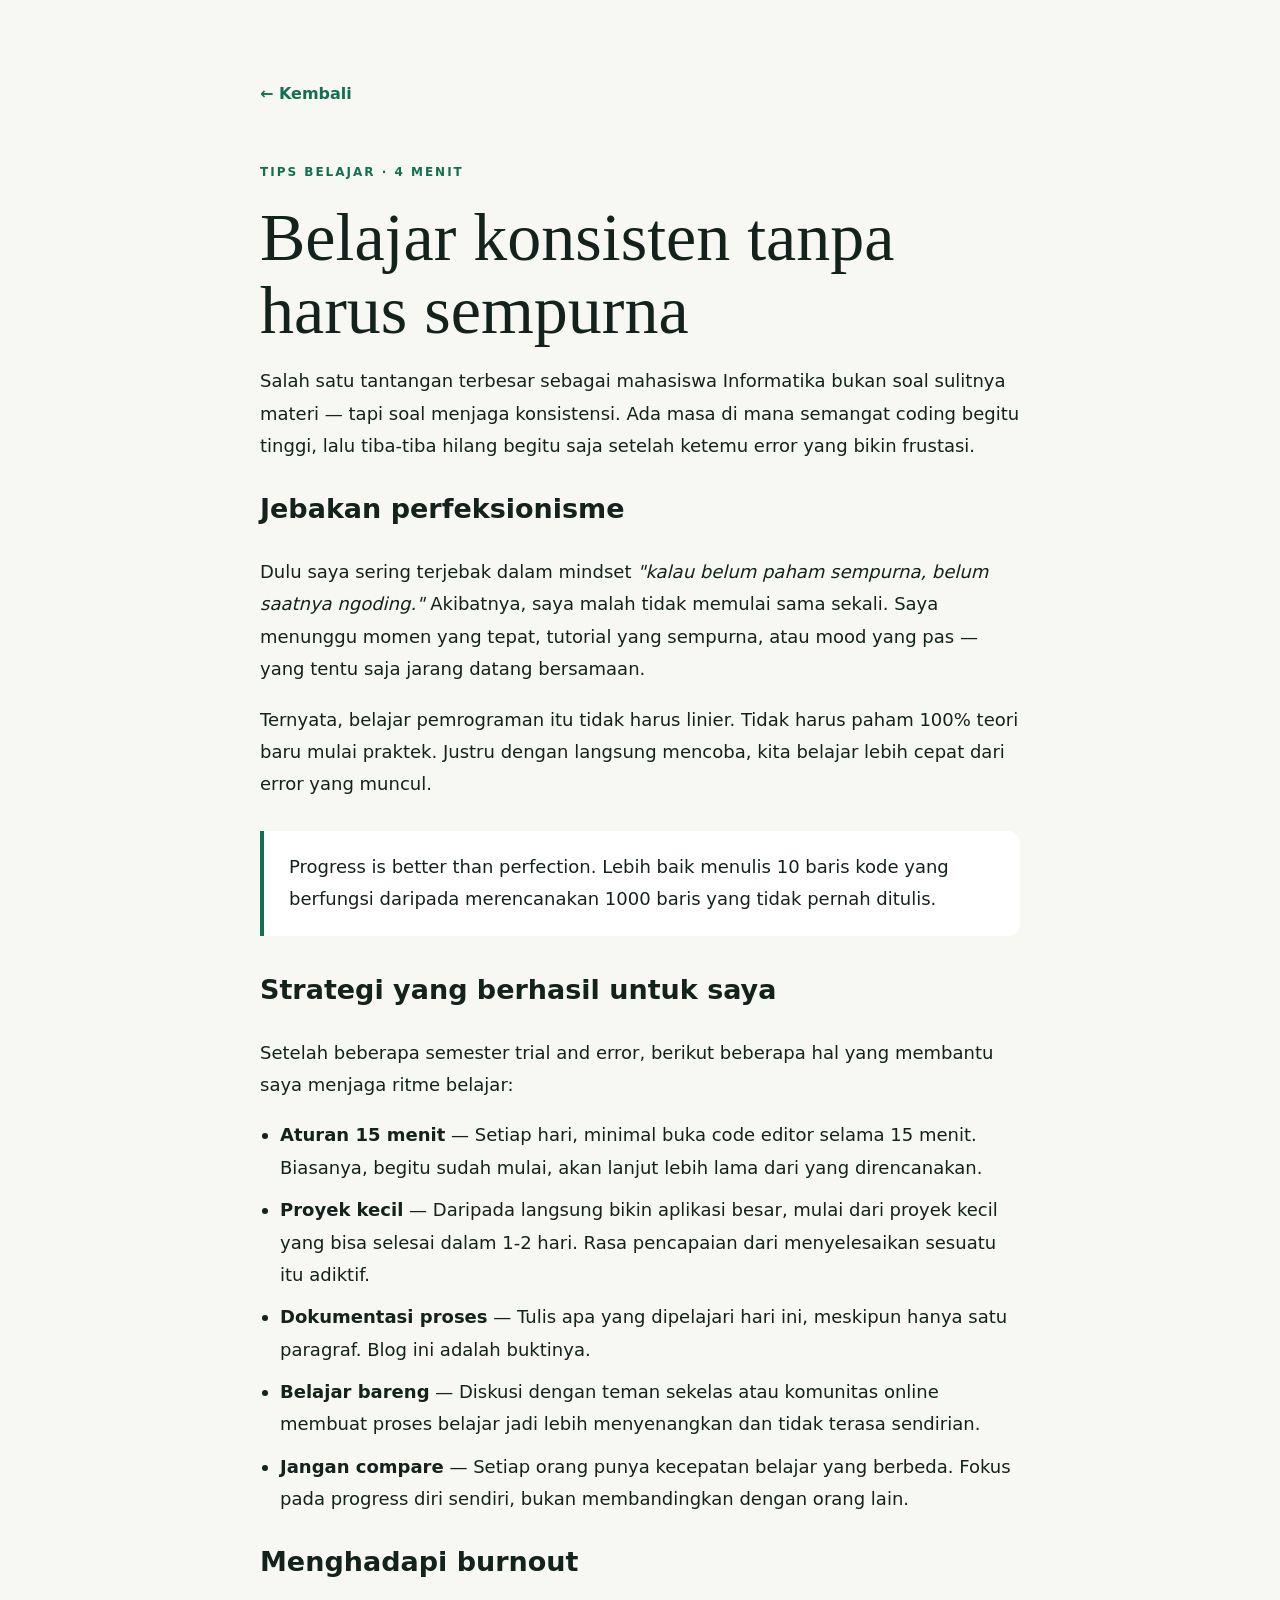
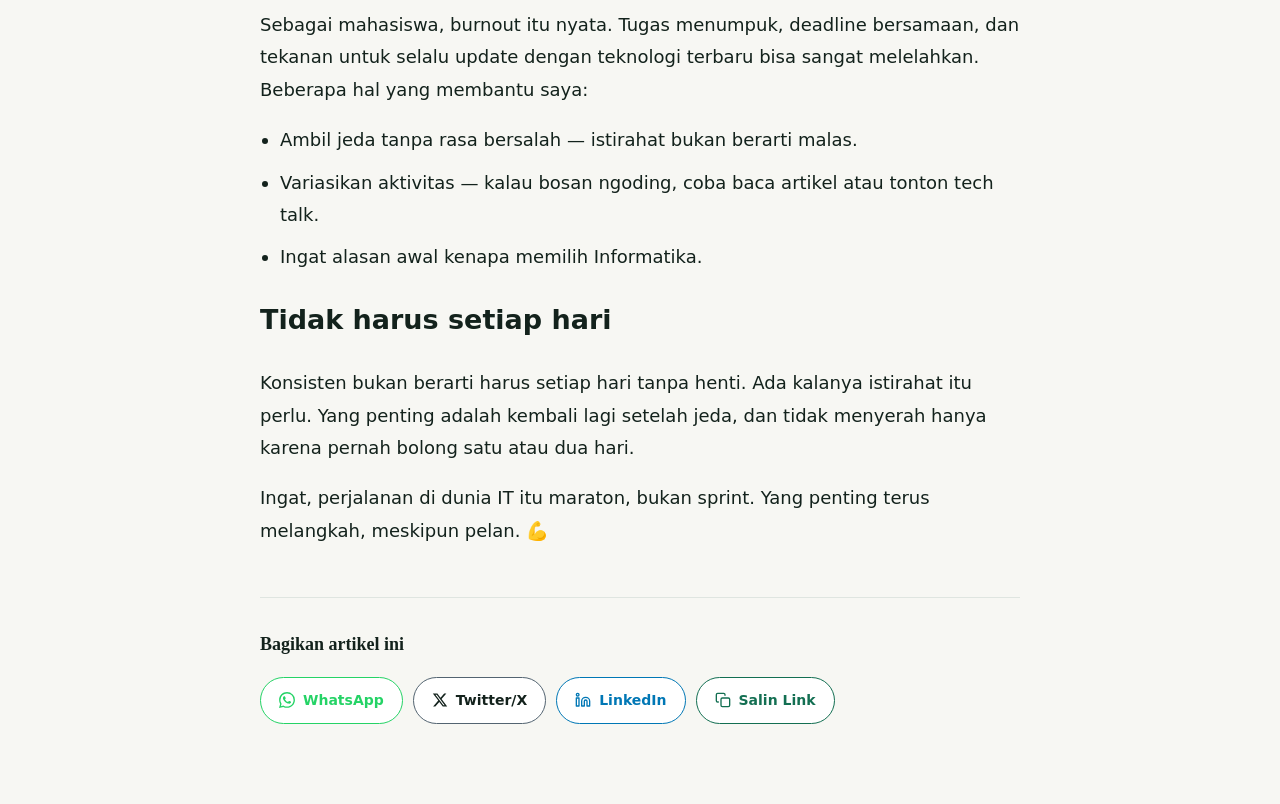
<file: posts/belajar-konsisten.html>
<!doctype html><html lang="id"><head><meta charset="utf-8"><meta name="viewport" content="width=device-width,initial-scale=1"><title>Belajar Konsisten | Yogi Setiawan</title><meta name="description" content="Tips menjaga ritme belajar coding dan menghadapi tantangan sebagai mahasiswa Informatika."><link rel="icon" href="../assets/favicon.svg" type="image/svg+xml"><link rel="stylesheet" href="../assets/style.css?v=1.1"><style>.article{max-width:760px;padding:80px 0}.article h1{font:clamp(40px,6vw,68px)/1.08 Georgia;margin:18px 0}.article .body{font-size:18px;line-height:1.8}.back{font-weight:800;color:var(--accent);text-decoration:none}.article blockquote{margin:30px 0;padding:20px 25px;border-left:4px solid var(--accent);background:var(--surface);border-radius:0 12px 12px 0}.article ul{padding-left:20px}.article li{margin-bottom:10px}</style></head>
<body>
<div class="progress-bar"></div>
<main class="article wrap"><a class="back" href="../index.html">← Kembali</a>
<p class="eyebrow" style="margin-top:55px">TIPS BELAJAR · 4 MENIT</p>
<h1>Belajar konsisten tanpa harus sempurna</h1>
<div class="body">
<p>Salah satu tantangan terbesar sebagai mahasiswa Informatika bukan soal sulitnya materi — tapi soal menjaga konsistensi. Ada masa di mana semangat coding begitu tinggi, lalu tiba-tiba hilang begitu saja setelah ketemu error yang bikin frustasi.</p>

<h2>Jebakan perfeksionisme</h2>
<p>Dulu saya sering terjebak dalam mindset <em>"kalau belum paham sempurna, belum saatnya ngoding."</em> Akibatnya, saya malah tidak memulai sama sekali. Saya menunggu momen yang tepat, tutorial yang sempurna, atau mood yang pas — yang tentu saja jarang datang bersamaan.</p>
<p>Ternyata, belajar pemrograman itu tidak harus linier. Tidak harus paham 100% teori baru mulai praktek. Justru dengan langsung mencoba, kita belajar lebih cepat dari error yang muncul.</p>

<blockquote>Progress is better than perfection. Lebih baik menulis 10 baris kode yang berfungsi daripada merencanakan 1000 baris yang tidak pernah ditulis.</blockquote>

<h2>Strategi yang berhasil untuk saya</h2>
<p>Setelah beberapa semester trial and error, berikut beberapa hal yang membantu saya menjaga ritme belajar:</p>
<ul>
<li><strong>Aturan 15 menit</strong> — Setiap hari, minimal buka code editor selama 15 menit. Biasanya, begitu sudah mulai, akan lanjut lebih lama dari yang direncanakan.</li>
<li><strong>Proyek kecil</strong> — Daripada langsung bikin aplikasi besar, mulai dari proyek kecil yang bisa selesai dalam 1-2 hari. Rasa pencapaian dari menyelesaikan sesuatu itu adiktif.</li>
<li><strong>Dokumentasi proses</strong> — Tulis apa yang dipelajari hari ini, meskipun hanya satu paragraf. Blog ini adalah buktinya.</li>
<li><strong>Belajar bareng</strong> — Diskusi dengan teman sekelas atau komunitas online membuat proses belajar jadi lebih menyenangkan dan tidak terasa sendirian.</li>
<li><strong>Jangan compare</strong> — Setiap orang punya kecepatan belajar yang berbeda. Fokus pada progress diri sendiri, bukan membandingkan dengan orang lain.</li>
</ul>

<h2>Menghadapi burnout</h2>
<p>Sebagai mahasiswa, burnout itu nyata. Tugas menumpuk, deadline bersamaan, dan tekanan untuk selalu update dengan teknologi terbaru bisa sangat melelahkan. Beberapa hal yang membantu saya:</p>
<ul>
<li>Ambil jeda tanpa rasa bersalah — istirahat bukan berarti malas.</li>
<li>Variasikan aktivitas — kalau bosan ngoding, coba baca artikel atau tonton tech talk.</li>
<li>Ingat alasan awal kenapa memilih Informatika.</li>
</ul>

<h2>Tidak harus setiap hari</h2>
<p>Konsisten bukan berarti harus setiap hari tanpa henti. Ada kalanya istirahat itu perlu. Yang penting adalah kembali lagi setelah jeda, dan tidak menyerah hanya karena pernah bolong satu atau dua hari.</p>
<p>Ingat, perjalanan di dunia IT itu maraton, bukan sprint. Yang penting terus melangkah, meskipun pelan. 💪</p>

<div class="share-section"><h3>Bagikan artikel ini</h3><div class="share-buttons"><a class="share-btn whatsapp" href="#" target="_blank"><svg width="16" height="16" viewBox="0 0 24 24" fill="currentColor"><path d="M17.47 14.38c-.3-.15-1.76-.87-2.03-.97-.28-.1-.48-.15-.68.15-.2.3-.77.97-.95 1.17-.17.2-.35.22-.65.07-.3-.15-1.26-.46-2.4-1.48-.89-.79-1.49-1.77-1.66-2.07-.18-.3-.02-.46.13-.61.13-.13.3-.35.45-.52.15-.17.2-.3.3-.5.1-.2.05-.37-.03-.52-.07-.15-.68-1.63-.93-2.23-.24-.59-.49-.51-.68-.52h-.58c-.2 0-.52.07-.8.37-.27.3-1.04 1.02-1.04 2.48s1.07 2.88 1.22 3.08c.15.2 2.1 3.21 5.1 4.5.71.31 1.27.49 1.7.63.72.23 1.37.2 1.88.12.58-.09 1.76-.72 2.01-1.41.25-.7.25-1.3.17-1.42-.07-.12-.28-.2-.58-.35zm-5.44 7.44h-.02a9.87 9.87 0 0 1-5.03-1.38l-.36-.21-3.74.98 1-3.65-.24-.37A9.86 9.86 0 0 1 2.18 12a9.84 9.84 0 0 1 9.85-9.84c2.63 0 5.1 1.03 6.96 2.89a9.79 9.79 0 0 1 2.88 6.96c-.01 5.43-4.42 9.85-9.84 9.85zm8.41-18.24A11.81 11.81 0 0 0 12.05 0C5.49 0 .16 5.33.15 11.88a11.83 11.83 0 0 0 1.59 5.95L0 24l6.33-1.66a11.87 11.87 0 0 0 5.69 1.45h.01c6.56 0 11.89-5.33 11.9-11.88a11.81 11.81 0 0 0-3.49-8.4z"/></svg> WhatsApp</a><a class="share-btn twitter" href="#" target="_blank"><svg width="16" height="16" viewBox="0 0 24 24" fill="currentColor"><path d="M18.244 2.25h3.308l-7.227 8.26 8.502 11.24H16.17l-5.214-6.817L4.99 21.75H1.68l7.73-8.835L1.254 2.25H8.08l4.713 6.231zm-1.161 17.52h1.833L7.084 4.126H5.117z"/></svg> Twitter/X</a><a class="share-btn linkedin" href="#" target="_blank"><svg width="16" height="16" viewBox="0 0 24 24" fill="none" stroke="currentColor" stroke-width="2" stroke-linecap="round" stroke-linejoin="round"><path d="M16 8a6 6 0 0 1 6 6v7h-4v-7a2 2 0 0 0-4 0v7h-4v-7a6 6 0 0 1 6-6z"/><rect x="2" y="9" width="4" height="12"/><circle cx="4" cy="4" r="2"/></svg> LinkedIn</a><button class="share-btn copy"><svg width="16" height="16" viewBox="0 0 24 24" fill="none" stroke="currentColor" stroke-width="2" stroke-linecap="round" stroke-linejoin="round"><rect x="9" y="9" width="13" height="13" rx="2"/><path d="M5 15H4a2 2 0 0 1-2-2V4a2 2 0 0 1 2-2h9a2 2 0 0 1 2 2v1"/></svg> Salin Link</button></div></div>
</div></main>
<script src="../assets/script.js"></script>
</body></html>
</file>
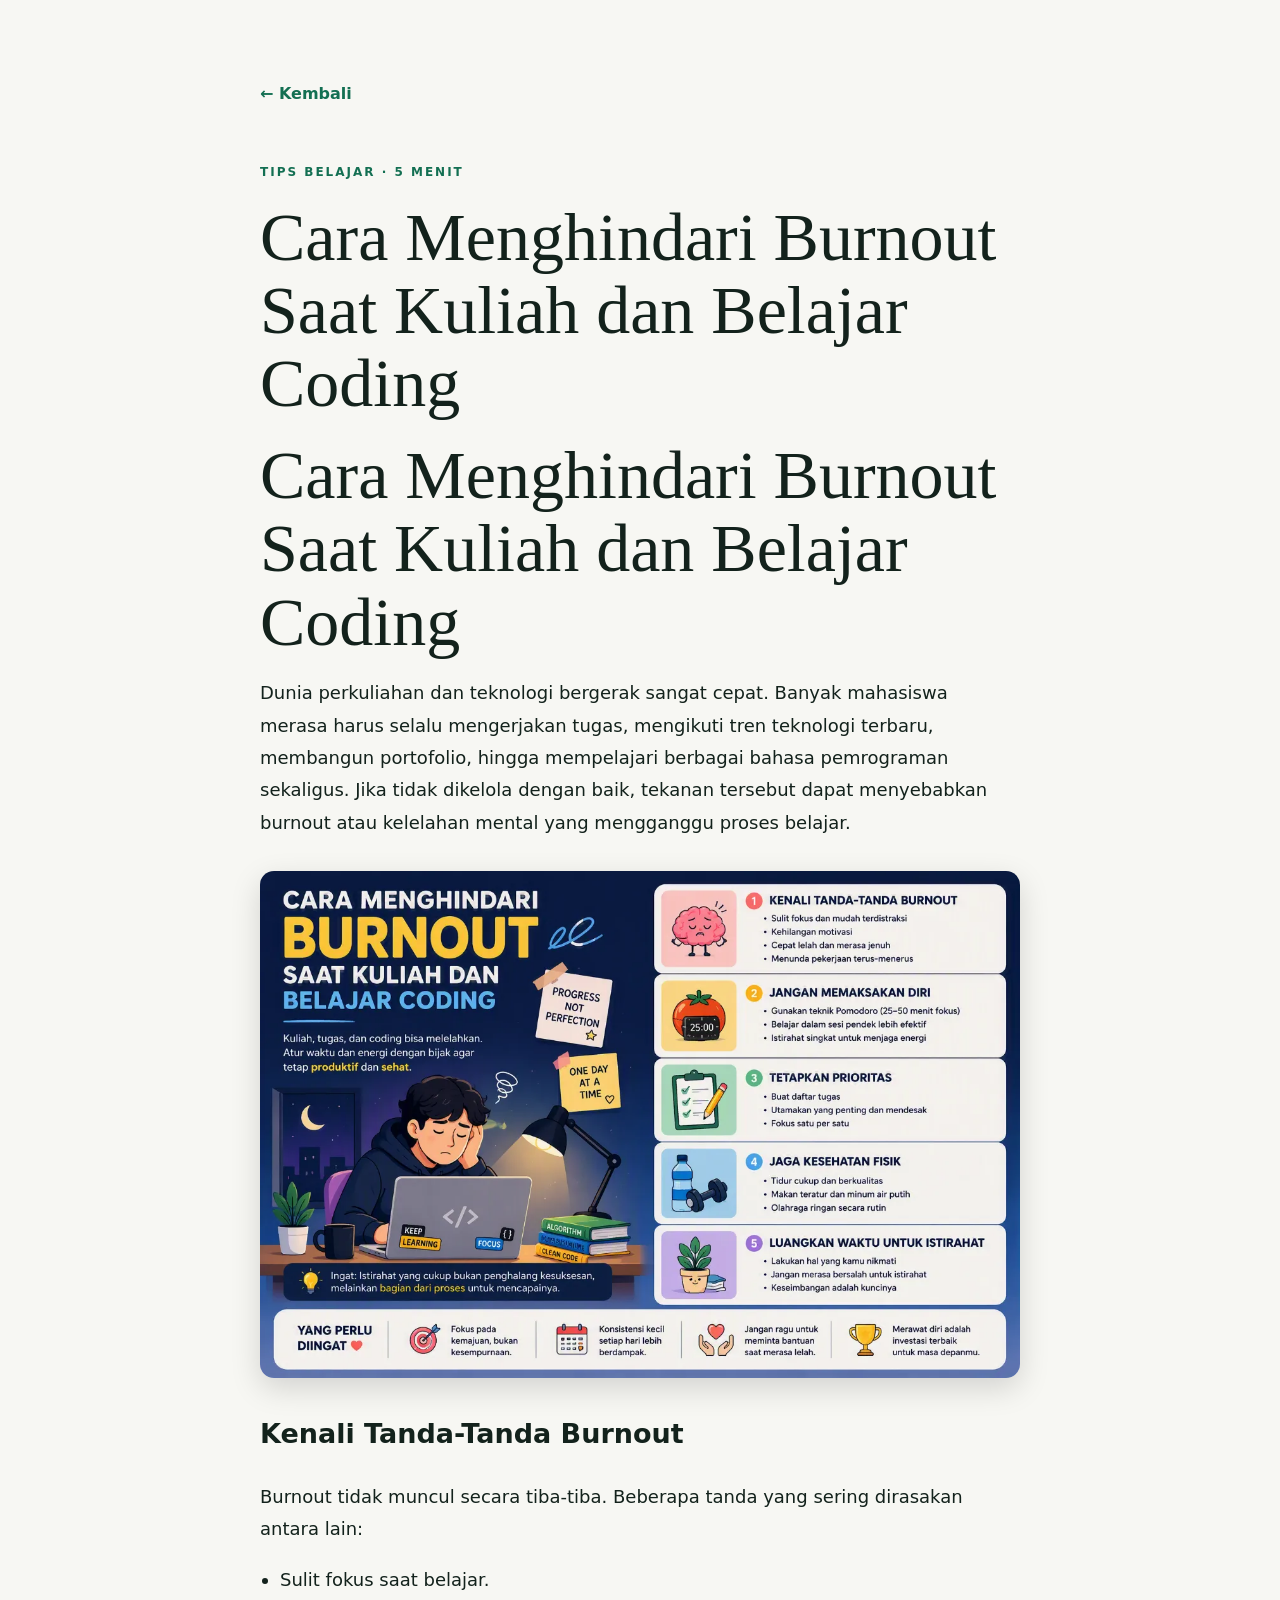
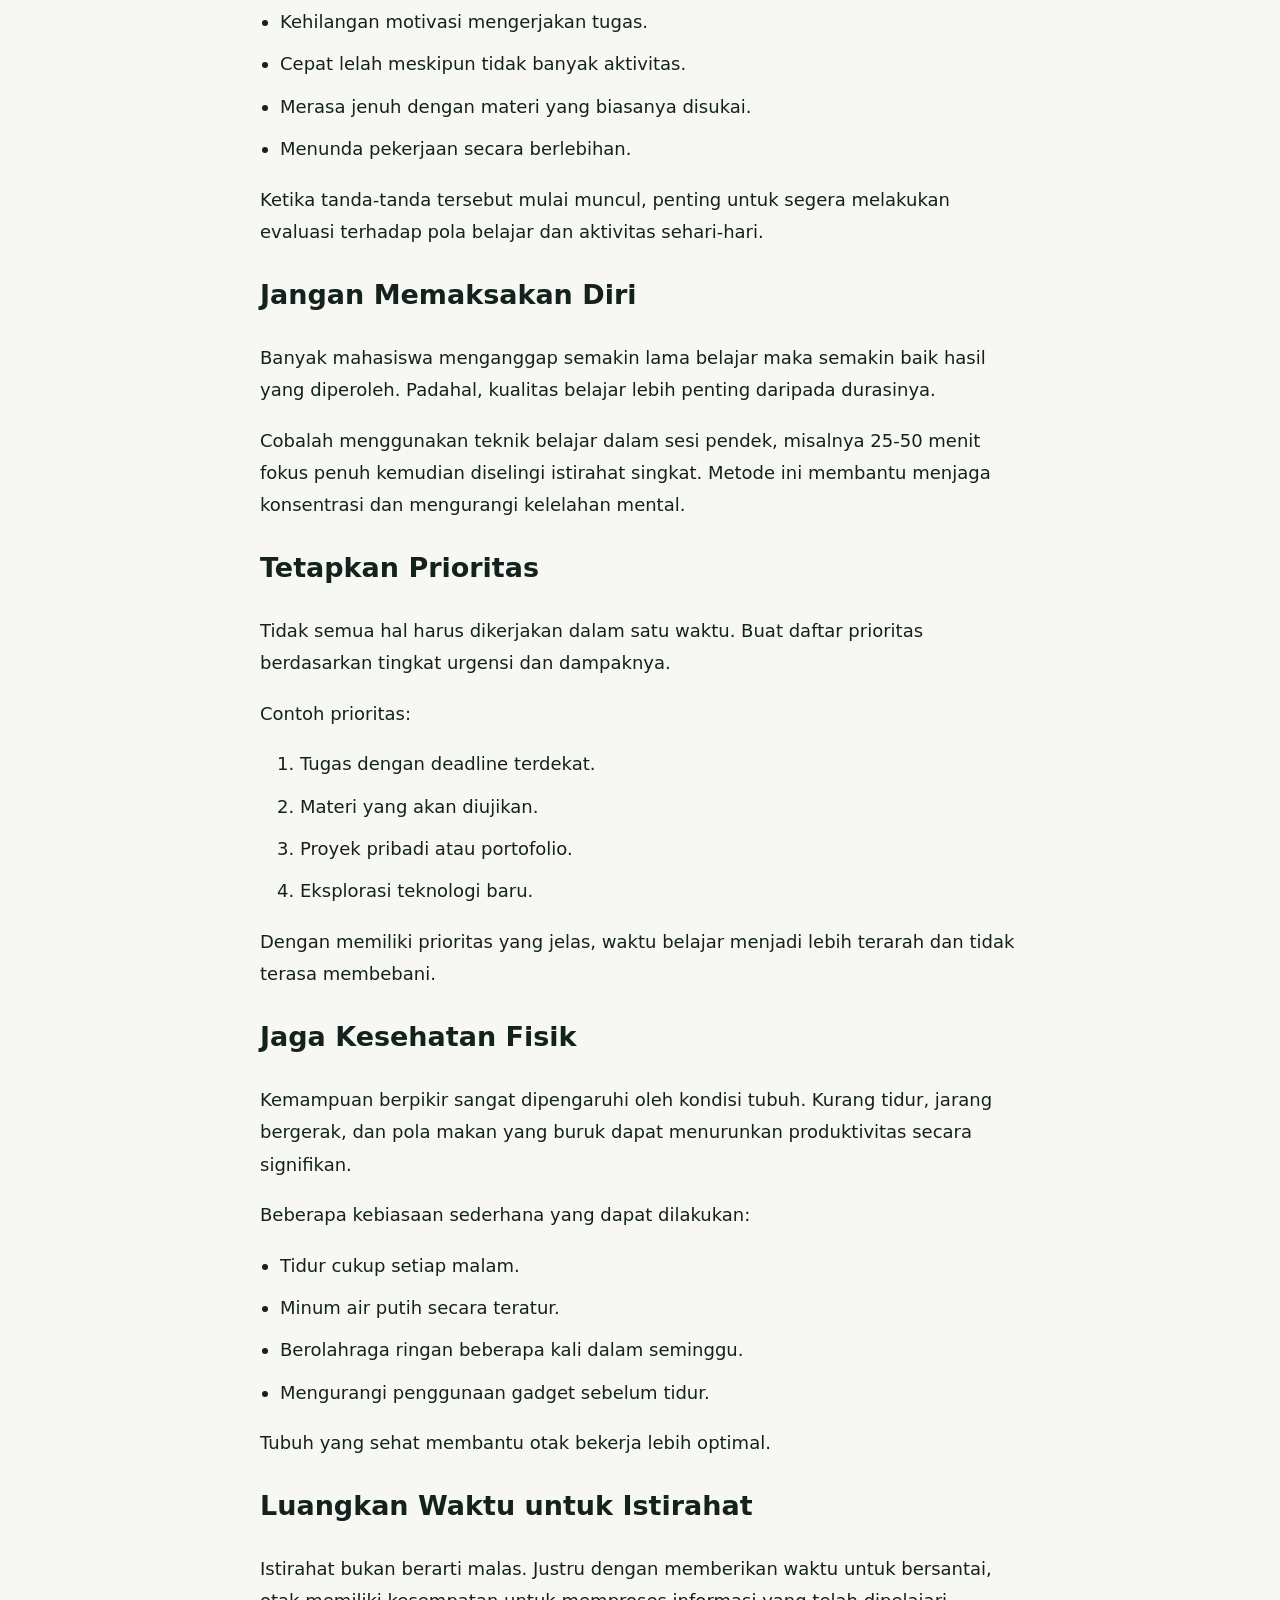
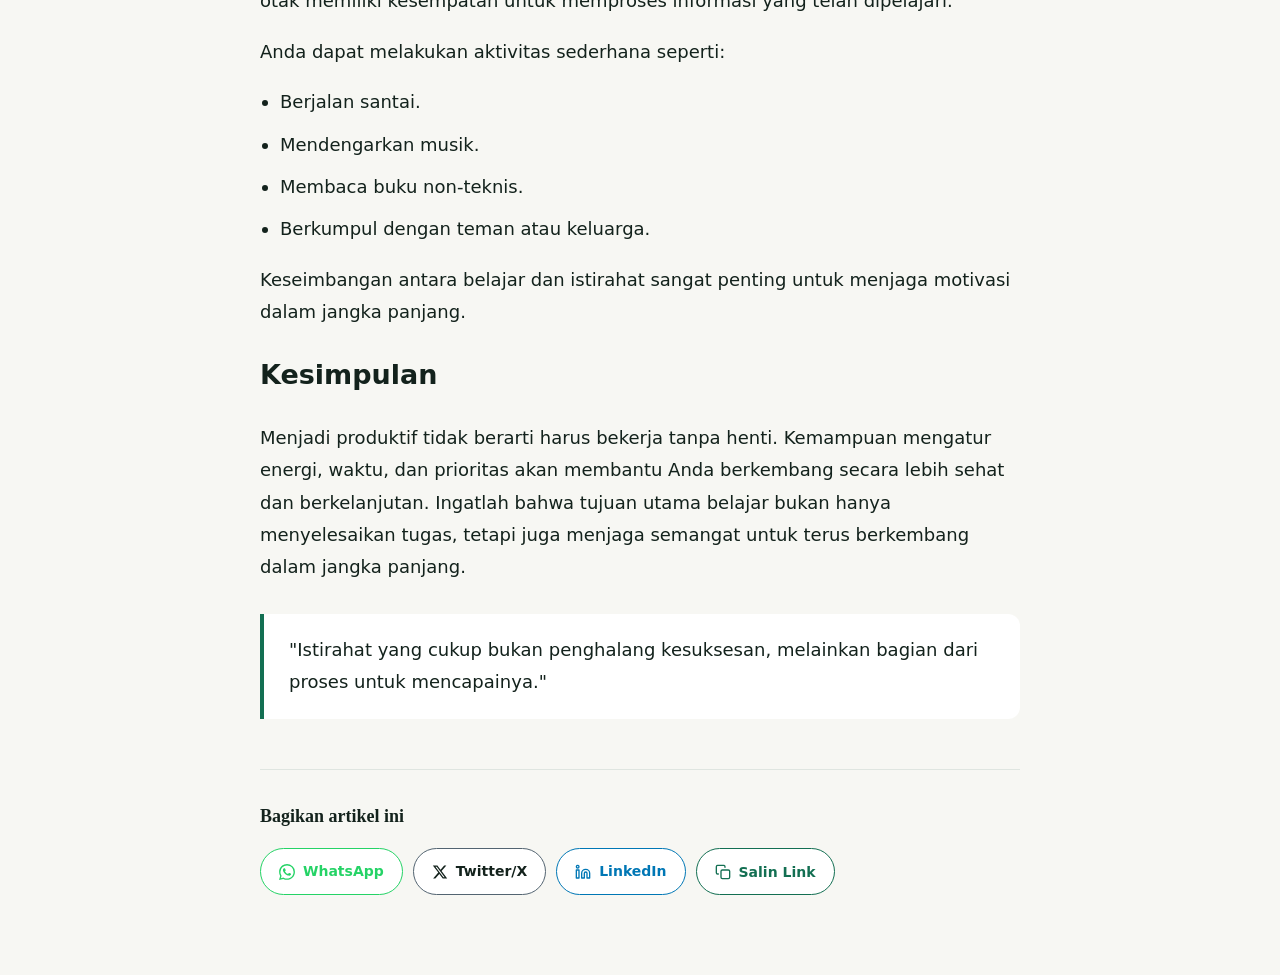
<file: posts/cara-menghindari-burnout-saat-kuliah-dan-belajar-coding.html>
<!doctype html><html lang="id"><head><meta charset="utf-8"><meta name="viewport" content="width=device-width,initial-scale=1"><title>Cara Menghindari Burnout Saat Kuliah dan Belajar Coding | Yogi Setiawan</title><meta name="description" content="Tips menjaga keseimbangan antara kuliah, tugas, dan belajar coding agar tetap produktif tanpa mengalami burnout."><meta name="card-label" content="Catatan"><meta name="card-color" content="blue"><meta name="publish-date" content="2026-08-17"><link rel="icon" href="../assets/favicon.svg" type="image/svg+xml"><link rel="stylesheet" href="../assets/style.css?v=1.1"><style>.article{max-width:760px;padding:80px 0}.article h1{font:clamp(40px,6vw,68px)/1.08 Georgia;margin:18px 0}.article .body{font-size:18px;line-height:1.8}.back{font-weight:800;color:var(--accent);text-decoration:none}.article blockquote{margin:30px 0;padding:20px 25px;border-left:4px solid var(--accent);background:var(--surface);border-radius:0 12px 12px 0}.article ul{padding-left:20px}.article li{margin-bottom:10px}</style></head>
<body>
<div class="progress-bar"></div>
<main class="article wrap"><a class="back" href="../index.html">← Kembali</a>
<p class="eyebrow" style="margin-top:55px">TIPS BELAJAR · 5 MENIT</p>
<h1>Cara Menghindari Burnout Saat Kuliah dan Belajar Coding</h1>
<div class="body">
<h1>Cara Menghindari Burnout Saat Kuliah dan Belajar Coding</h1><p>Dunia perkuliahan dan teknologi bergerak sangat cepat. Banyak mahasiswa merasa harus selalu mengerjakan tugas, mengikuti tren teknologi terbaru, membangun portofolio, hingga mempelajari berbagai bahasa pemrograman sekaligus. Jika tidak dikelola dengan baik, tekanan tersebut dapat menyebabkan burnout atau kelelahan mental yang mengganggu proses belajar.</p><p><img src="../assets/images/Designer (2).webp"></p><h2>Kenali Tanda-Tanda Burnout</h2><p>Burnout tidak muncul secara tiba-tiba. Beberapa tanda yang sering dirasakan antara lain:</p><ul><li>Sulit fokus saat belajar.</li><li>Kehilangan motivasi mengerjakan tugas.</li><li>Cepat lelah meskipun tidak banyak aktivitas.</li><li>Merasa jenuh dengan materi yang biasanya disukai.</li><li>Menunda pekerjaan secara berlebihan.</li></ul><p>Ketika tanda-tanda tersebut mulai muncul, penting untuk segera melakukan evaluasi terhadap pola belajar dan aktivitas sehari-hari.</p><h2>Jangan Memaksakan Diri</h2><p>Banyak mahasiswa menganggap semakin lama belajar maka semakin baik hasil yang diperoleh. Padahal, kualitas belajar lebih penting daripada durasinya.</p><p>Cobalah menggunakan teknik belajar dalam sesi pendek, misalnya 25-50 menit fokus penuh kemudian diselingi istirahat singkat. Metode ini membantu menjaga konsentrasi dan mengurangi kelelahan mental.</p><h2>Tetapkan Prioritas</h2><p>Tidak semua hal harus dikerjakan dalam satu waktu. Buat daftar prioritas berdasarkan tingkat urgensi dan dampaknya.</p><p>Contoh prioritas:</p><ol><li>Tugas dengan deadline terdekat.</li><li>Materi yang akan diujikan.</li><li>Proyek pribadi atau portofolio.</li><li>Eksplorasi teknologi baru.</li></ol><p>Dengan memiliki prioritas yang jelas, waktu belajar menjadi lebih terarah dan tidak terasa membebani.</p><h2>Jaga Kesehatan Fisik</h2><p>Kemampuan berpikir sangat dipengaruhi oleh kondisi tubuh. Kurang tidur, jarang bergerak, dan pola makan yang buruk dapat menurunkan produktivitas secara signifikan.</p><p>Beberapa kebiasaan sederhana yang dapat dilakukan:</p><ul><li>Tidur cukup setiap malam.</li><li>Minum air putih secara teratur.</li><li>Berolahraga ringan beberapa kali dalam seminggu.</li><li>Mengurangi penggunaan gadget sebelum tidur.</li></ul><p>Tubuh yang sehat membantu otak bekerja lebih optimal.</p><h2>Luangkan Waktu untuk Istirahat</h2><p>Istirahat bukan berarti malas. Justru dengan memberikan waktu untuk bersantai, otak memiliki kesempatan untuk memproses informasi yang telah dipelajari.</p><p>Anda dapat melakukan aktivitas sederhana seperti:</p><ul><li>Berjalan santai.</li><li>Mendengarkan musik.</li><li>Membaca buku non-teknis.</li><li>Berkumpul dengan teman atau keluarga.</li></ul><p>Keseimbangan antara belajar dan istirahat sangat penting untuk menjaga motivasi dalam jangka panjang.</p><h2>Kesimpulan</h2><p>Menjadi produktif tidak berarti harus bekerja tanpa henti. Kemampuan mengatur energi, waktu, dan prioritas akan membantu Anda berkembang secara lebih sehat dan berkelanjutan. Ingatlah bahwa tujuan utama belajar bukan hanya menyelesaikan tugas, tetapi juga menjaga semangat untuk terus berkembang dalam jangka panjang.</p><blockquote>"Istirahat yang cukup bukan penghalang kesuksesan, melainkan bagian dari proses untuk mencapainya."</blockquote>

<div class="share-section"><h3>Bagikan artikel ini</h3><div class="share-buttons"><a class="share-btn whatsapp" href="#" target="_blank"><svg width="16" height="16" viewBox="0 0 24 24" fill="currentColor"><path d="M17.47 14.38c-.3-.15-1.76-.87-2.03-.97-.28-.1-.48-.15-.68.15-.2.3-.77.97-.95 1.17-.17.2-.35.22-.65.07-.3-.15-1.26-.46-2.4-1.48-.89-.79-1.49-1.77-1.66-2.07-.18-.3-.02-.46.13-.61.13-.13.3-.35.45-.52.15-.17.2-.3.3-.5.1-.2.05-.37-.03-.52-.07-.15-.68-1.63-.93-2.23-.24-.59-.49-.51-.68-.52h-.58c-.2 0-.52.07-.8.37-.27.3-1.04 1.02-1.04 2.48s1.07 2.88 1.22 3.08c.15.2 2.1 3.21 5.1 4.5.71.31 1.27.49 1.7.63.72.23 1.37.2 1.88.12.58-.09 1.76-.72 2.01-1.41.25-.7.25-1.3.17-1.42-.07-.12-.28-.2-.58-.35zm-5.44 7.44h-.02a9.87 9.87 0 0 1-5.03-1.38l-.36-.21-3.74.98 1-3.65-.24-.37A9.86 9.86 0 0 1 2.18 12a9.84 9.84 0 0 1 9.85-9.84c2.63 0 5.1 1.03 6.96 2.89a9.79 9.79 0 0 1 2.88 6.96c-.01 5.43-4.42 9.85-9.84 9.85zm8.41-18.24A11.81 11.81 0 0 0 12.05 0C5.49 0 .16 5.33.15 11.88a11.83 11.83 0 0 0 1.59 5.95L0 24l6.33-1.66a11.87 11.87 0 0 0 5.69 1.45h.01c6.56 0 11.89-5.33 11.9-11.88a11.81 11.81 0 0 0-3.49-8.4z"/></svg> WhatsApp</a><a class="share-btn twitter" href="#" target="_blank"><svg width="16" height="16" viewBox="0 0 24 24" fill="currentColor"><path d="M18.244 2.25h3.308l-7.227 8.26 8.502 11.24H16.17l-5.214-6.817L4.99 21.75H1.68l7.73-8.835L1.254 2.25H8.08l4.713 6.231zm-1.161 17.52h1.833L7.084 4.126H5.117z"/></svg> Twitter/X</a><a class="share-btn linkedin" href="#" target="_blank"><svg width="16" height="16" viewBox="0 0 24 24" fill="none" stroke="currentColor" stroke-width="2" stroke-linecap="round" stroke-linejoin="round"><path d="M16 8a6 6 0 0 1 6 6v7h-4v-7a2 2 0 0 0-4 0v7h-4v-7a6 6 0 0 1 6-6z"/><rect x="2" y="9" width="4" height="12"/><circle cx="4" cy="4" r="2"/></svg> LinkedIn</a><button class="share-btn copy"><svg width="16" height="16" viewBox="0 0 24 24" fill="none" stroke="currentColor" stroke-width="2" stroke-linecap="round" stroke-linejoin="round"><rect x="9" y="9" width="13" height="13" rx="2"/><path d="M5 15H4a2 2 0 0 1-2-2V4a2 2 0 0 1 2-2h9a2 2 0 0 1 2 2v1"/></svg> Salin Link</button></div></div>
</div></main>
<script src="../assets/script.js"></script>
</body></html>
</file>
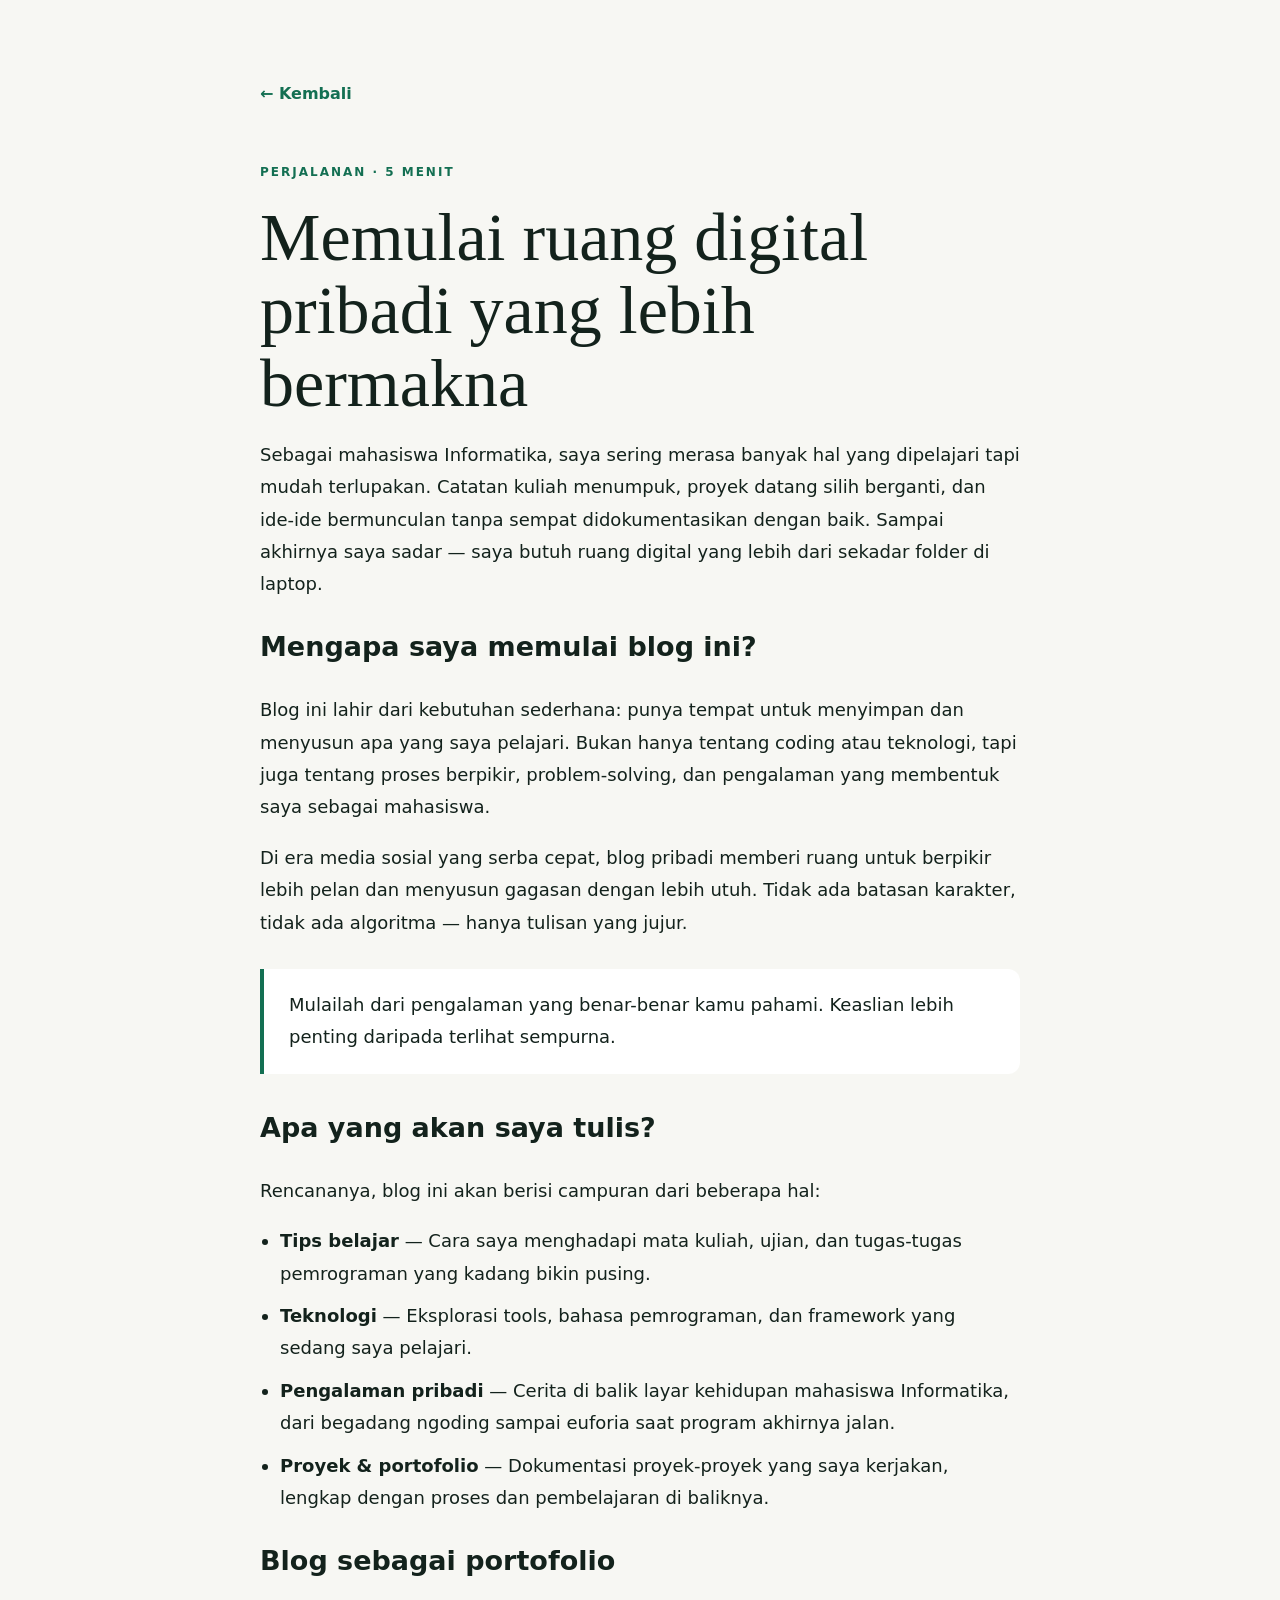
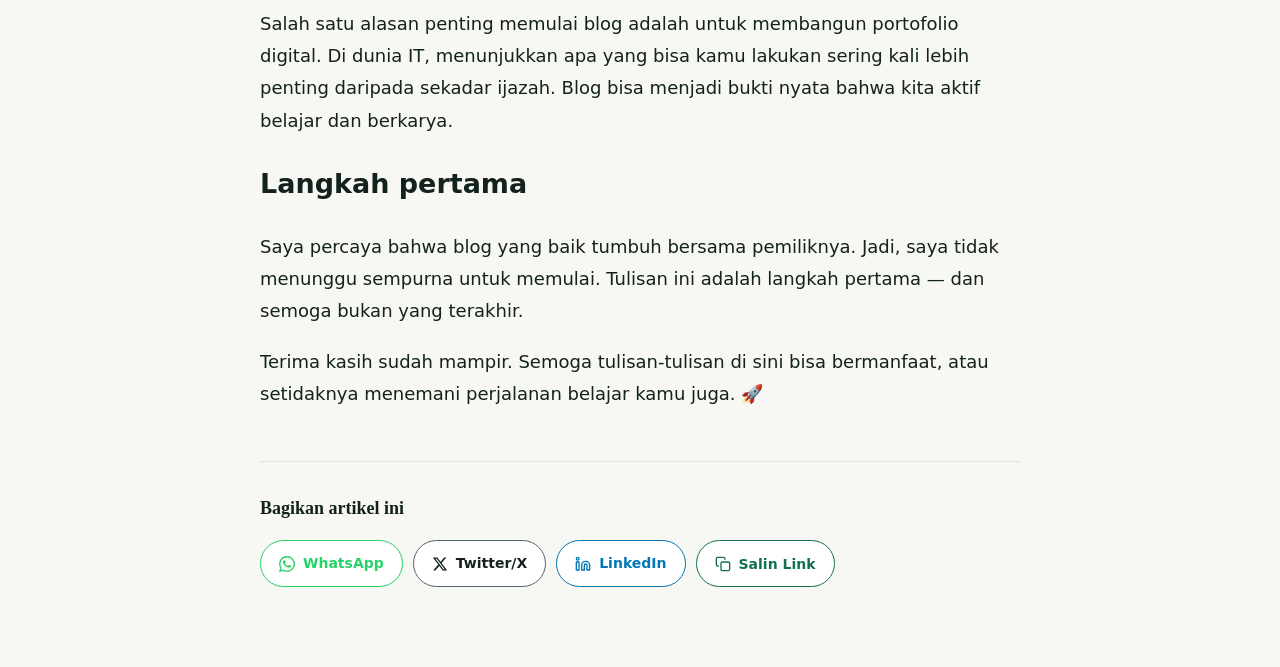
<file: posts/memulai-blog.html>
<!doctype html><html lang="id"><head><meta charset="utf-8"><meta name="viewport" content="width=device-width,initial-scale=1"><title>Memulai Ruang Digital | Yogi Setiawan</title><meta name="description" content="Mengapa blog pribadi masih relevan untuk mahasiswa Informatika — tempat menyusun ide, mendokumentasikan proyek, dan membangun portofolio digital."><link rel="icon" href="../assets/favicon.svg" type="image/svg+xml"><link rel="stylesheet" href="../assets/style.css?v=1.1"><style>.article{max-width:760px;padding:80px 0}.article h1{font:clamp(40px,6vw,68px)/1.08 Georgia;margin:18px 0}.article .body{font-size:18px;line-height:1.8}.back{font-weight:800;color:var(--accent);text-decoration:none}.article blockquote{margin:30px 0;padding:20px 25px;border-left:4px solid var(--accent);background:var(--surface);border-radius:0 12px 12px 0}.article ul{padding-left:20px}.article li{margin-bottom:10px}</style></head>
<body>
<div class="progress-bar"></div>
<main class="article wrap"><a class="back" href="../index.html">← Kembali</a>
<p class="eyebrow" style="margin-top:55px">PERJALANAN · 5 MENIT</p>
<h1>Memulai ruang digital pribadi yang lebih bermakna</h1>
<div class="body">
<p>Sebagai mahasiswa Informatika, saya sering merasa banyak hal yang dipelajari tapi mudah terlupakan. Catatan kuliah menumpuk, proyek datang silih berganti, dan ide-ide bermunculan tanpa sempat didokumentasikan dengan baik. Sampai akhirnya saya sadar — saya butuh ruang digital yang lebih dari sekadar folder di laptop.</p>

<h2>Mengapa saya memulai blog ini?</h2>
<p>Blog ini lahir dari kebutuhan sederhana: punya tempat untuk menyimpan dan menyusun apa yang saya pelajari. Bukan hanya tentang coding atau teknologi, tapi juga tentang proses berpikir, problem-solving, dan pengalaman yang membentuk saya sebagai mahasiswa.</p>
<p>Di era media sosial yang serba cepat, blog pribadi memberi ruang untuk berpikir lebih pelan dan menyusun gagasan dengan lebih utuh. Tidak ada batasan karakter, tidak ada algoritma — hanya tulisan yang jujur.</p>

<blockquote>Mulailah dari pengalaman yang benar-benar kamu pahami. Keaslian lebih penting daripada terlihat sempurna.</blockquote>

<h2>Apa yang akan saya tulis?</h2>
<p>Rencananya, blog ini akan berisi campuran dari beberapa hal:</p>
<ul>
<li><strong>Tips belajar</strong> — Cara saya menghadapi mata kuliah, ujian, dan tugas-tugas pemrograman yang kadang bikin pusing.</li>
<li><strong>Teknologi</strong> — Eksplorasi tools, bahasa pemrograman, dan framework yang sedang saya pelajari.</li>
<li><strong>Pengalaman pribadi</strong> — Cerita di balik layar kehidupan mahasiswa Informatika, dari begadang ngoding sampai euforia saat program akhirnya jalan.</li>
<li><strong>Proyek & portofolio</strong> — Dokumentasi proyek-proyek yang saya kerjakan, lengkap dengan proses dan pembelajaran di baliknya.</li>
</ul>

<h2>Blog sebagai portofolio</h2>
<p>Salah satu alasan penting memulai blog adalah untuk membangun portofolio digital. Di dunia IT, menunjukkan apa yang bisa kamu lakukan sering kali lebih penting daripada sekadar ijazah. Blog bisa menjadi bukti nyata bahwa kita aktif belajar dan berkarya.</p>

<h2>Langkah pertama</h2>
<p>Saya percaya bahwa blog yang baik tumbuh bersama pemiliknya. Jadi, saya tidak menunggu sempurna untuk memulai. Tulisan ini adalah langkah pertama — dan semoga bukan yang terakhir.</p>
<p>Terima kasih sudah mampir. Semoga tulisan-tulisan di sini bisa bermanfaat, atau setidaknya menemani perjalanan belajar kamu juga. 🚀</p>

<div class="share-section"><h3>Bagikan artikel ini</h3><div class="share-buttons"><a class="share-btn whatsapp" href="#" target="_blank"><svg width="16" height="16" viewBox="0 0 24 24" fill="currentColor"><path d="M17.47 14.38c-.3-.15-1.76-.87-2.03-.97-.28-.1-.48-.15-.68.15-.2.3-.77.97-.95 1.17-.17.2-.35.22-.65.07-.3-.15-1.26-.46-2.4-1.48-.89-.79-1.49-1.77-1.66-2.07-.18-.3-.02-.46.13-.61.13-.13.3-.35.45-.52.15-.17.2-.3.3-.5.1-.2.05-.37-.03-.52-.07-.15-.68-1.63-.93-2.23-.24-.59-.49-.51-.68-.52h-.58c-.2 0-.52.07-.8.37-.27.3-1.04 1.02-1.04 2.48s1.07 2.88 1.22 3.08c.15.2 2.1 3.21 5.1 4.5.71.31 1.27.49 1.7.63.72.23 1.37.2 1.88.12.58-.09 1.76-.72 2.01-1.41.25-.7.25-1.3.17-1.42-.07-.12-.28-.2-.58-.35zm-5.44 7.44h-.02a9.87 9.87 0 0 1-5.03-1.38l-.36-.21-3.74.98 1-3.65-.24-.37A9.86 9.86 0 0 1 2.18 12a9.84 9.84 0 0 1 9.85-9.84c2.63 0 5.1 1.03 6.96 2.89a9.79 9.79 0 0 1 2.88 6.96c-.01 5.43-4.42 9.85-9.84 9.85zm8.41-18.24A11.81 11.81 0 0 0 12.05 0C5.49 0 .16 5.33.15 11.88a11.83 11.83 0 0 0 1.59 5.95L0 24l6.33-1.66a11.87 11.87 0 0 0 5.69 1.45h.01c6.56 0 11.89-5.33 11.9-11.88a11.81 11.81 0 0 0-3.49-8.4z"/></svg> WhatsApp</a><a class="share-btn twitter" href="#" target="_blank"><svg width="16" height="16" viewBox="0 0 24 24" fill="currentColor"><path d="M18.244 2.25h3.308l-7.227 8.26 8.502 11.24H16.17l-5.214-6.817L4.99 21.75H1.68l7.73-8.835L1.254 2.25H8.08l4.713 6.231zm-1.161 17.52h1.833L7.084 4.126H5.117z"/></svg> Twitter/X</a><a class="share-btn linkedin" href="#" target="_blank"><svg width="16" height="16" viewBox="0 0 24 24" fill="none" stroke="currentColor" stroke-width="2" stroke-linecap="round" stroke-linejoin="round"><path d="M16 8a6 6 0 0 1 6 6v7h-4v-7a2 2 0 0 0-4 0v7h-4v-7a6 6 0 0 1 6-6z"/><rect x="2" y="9" width="4" height="12"/><circle cx="4" cy="4" r="2"/></svg> LinkedIn</a><button class="share-btn copy"><svg width="16" height="16" viewBox="0 0 24 24" fill="none" stroke="currentColor" stroke-width="2" stroke-linecap="round" stroke-linejoin="round"><rect x="9" y="9" width="13" height="13" rx="2"/><path d="M5 15H4a2 2 0 0 1-2-2V4a2 2 0 0 1 2-2h9a2 2 0 0 1 2 2v1"/></svg> Salin Link</button></div></div>
</div></main>
<script src="../assets/script.js"></script>
</body></html>
</file>
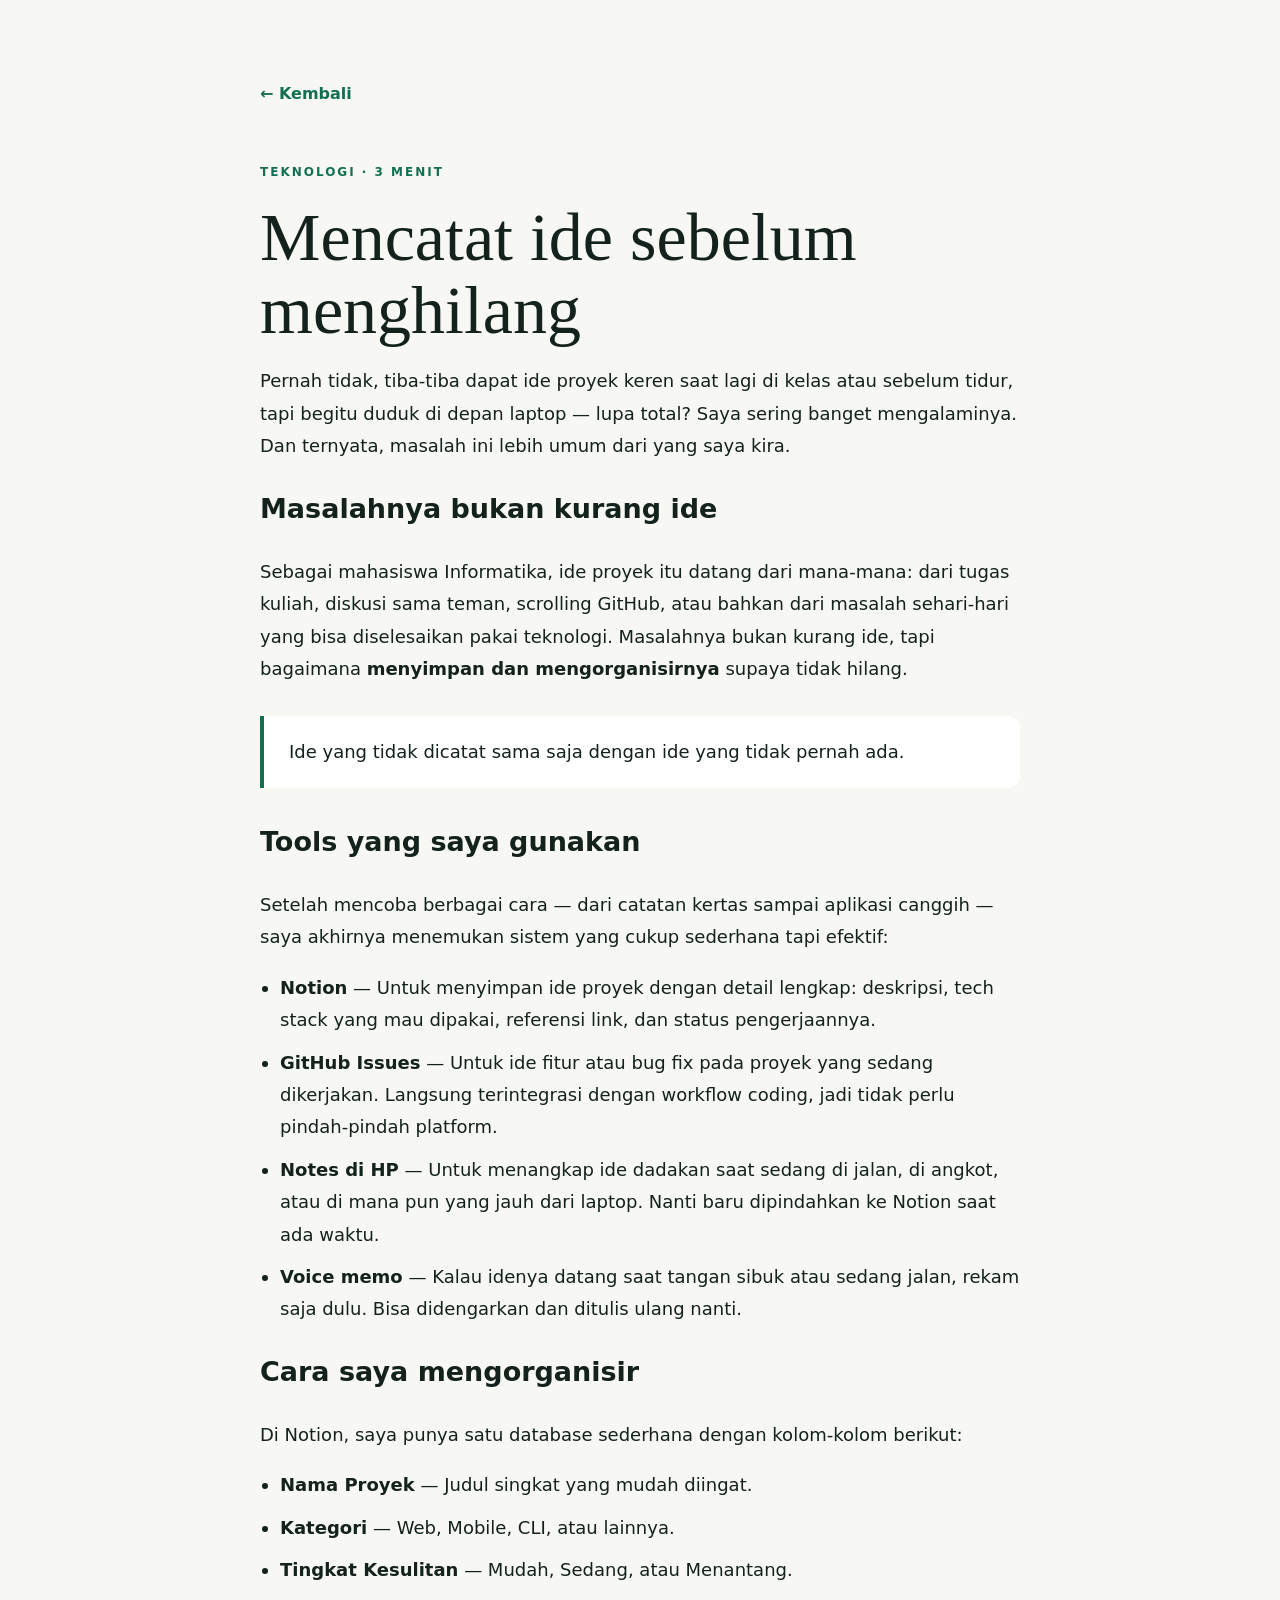
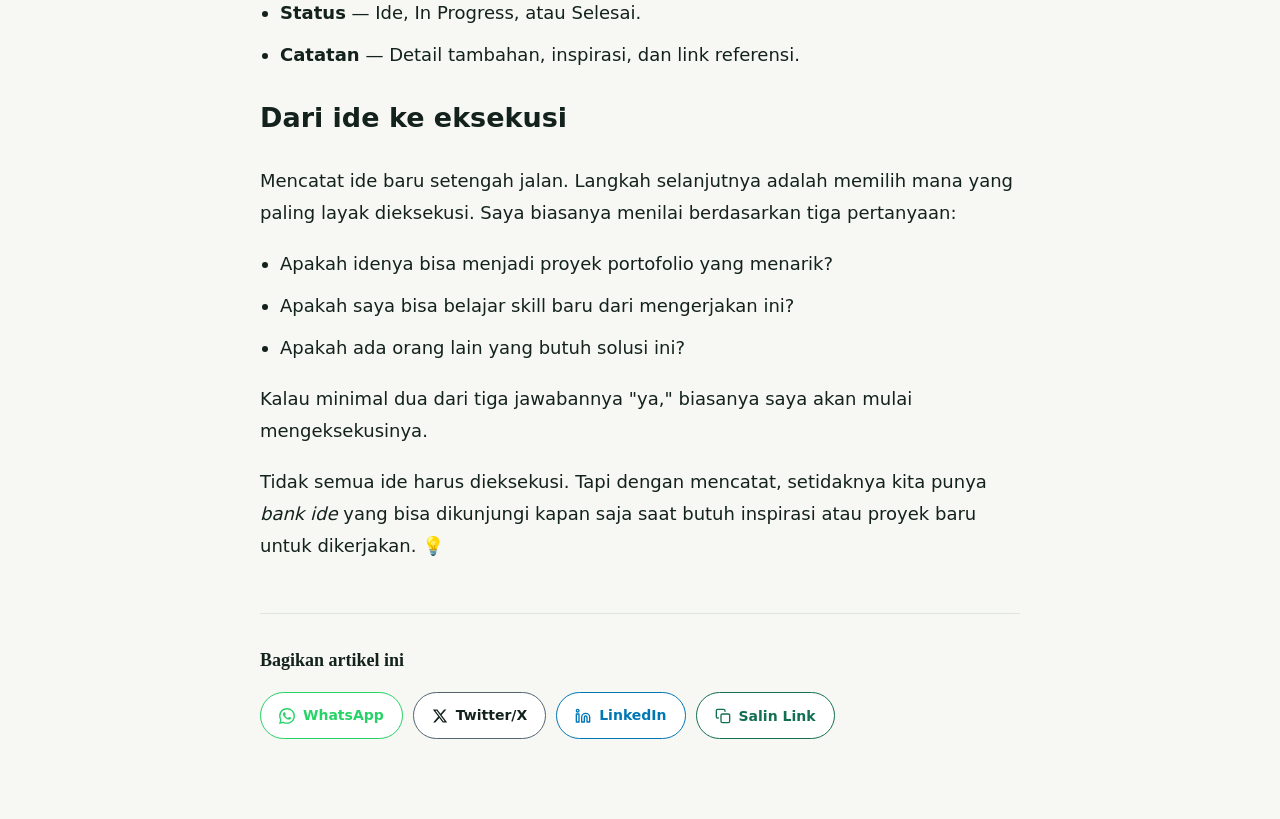
<file: posts/mencatat-ide.html>
<!doctype html><html lang="id"><head><meta charset="utf-8"><meta name="viewport" content="width=device-width,initial-scale=1"><title>Mencatat Ide | Yogi Setiawan</title><meta name="description" content="Cara menggunakan tools sederhana untuk mengorganisir ide proyek dan tugas kuliah sebagai mahasiswa Informatika."><link rel="icon" href="../assets/favicon.svg" type="image/svg+xml"><link rel="stylesheet" href="../assets/style.css?v=1.1"><style>.article{max-width:760px;padding:80px 0}.article h1{font:clamp(40px,6vw,68px)/1.08 Georgia;margin:18px 0}.article .body{font-size:18px;line-height:1.8}.back{font-weight:800;color:var(--accent);text-decoration:none}.article blockquote{margin:30px 0;padding:20px 25px;border-left:4px solid var(--accent);background:var(--surface);border-radius:0 12px 12px 0}.article ul{padding-left:20px}.article li{margin-bottom:10px}</style></head>
<body>
<div class="progress-bar"></div>
<main class="article wrap"><a class="back" href="../index.html">← Kembali</a>
<p class="eyebrow" style="margin-top:55px">TEKNOLOGI · 3 MENIT</p>
<h1>Mencatat ide sebelum menghilang</h1>
<div class="body">
<p>Pernah tidak, tiba-tiba dapat ide proyek keren saat lagi di kelas atau sebelum tidur, tapi begitu duduk di depan laptop — lupa total? Saya sering banget mengalaminya. Dan ternyata, masalah ini lebih umum dari yang saya kira.</p>

<h2>Masalahnya bukan kurang ide</h2>
<p>Sebagai mahasiswa Informatika, ide proyek itu datang dari mana-mana: dari tugas kuliah, diskusi sama teman, scrolling GitHub, atau bahkan dari masalah sehari-hari yang bisa diselesaikan pakai teknologi. Masalahnya bukan kurang ide, tapi bagaimana <strong>menyimpan dan mengorganisirnya</strong> supaya tidak hilang.</p>

<blockquote>Ide yang tidak dicatat sama saja dengan ide yang tidak pernah ada.</blockquote>

<h2>Tools yang saya gunakan</h2>
<p>Setelah mencoba berbagai cara — dari catatan kertas sampai aplikasi canggih — saya akhirnya menemukan sistem yang cukup sederhana tapi efektif:</p>
<ul>
<li><strong>Notion</strong> — Untuk menyimpan ide proyek dengan detail lengkap: deskripsi, tech stack yang mau dipakai, referensi link, dan status pengerjaannya.</li>
<li><strong>GitHub Issues</strong> — Untuk ide fitur atau bug fix pada proyek yang sedang dikerjakan. Langsung terintegrasi dengan workflow coding, jadi tidak perlu pindah-pindah platform.</li>
<li><strong>Notes di HP</strong> — Untuk menangkap ide dadakan saat sedang di jalan, di angkot, atau di mana pun yang jauh dari laptop. Nanti baru dipindahkan ke Notion saat ada waktu.</li>
<li><strong>Voice memo</strong> — Kalau idenya datang saat tangan sibuk atau sedang jalan, rekam saja dulu. Bisa didengarkan dan ditulis ulang nanti.</li>
</ul>

<h2>Cara saya mengorganisir</h2>
<p>Di Notion, saya punya satu database sederhana dengan kolom-kolom berikut:</p>
<ul>
<li><strong>Nama Proyek</strong> — Judul singkat yang mudah diingat.</li>
<li><strong>Kategori</strong> — Web, Mobile, CLI, atau lainnya.</li>
<li><strong>Tingkat Kesulitan</strong> — Mudah, Sedang, atau Menantang.</li>
<li><strong>Status</strong> — Ide, In Progress, atau Selesai.</li>
<li><strong>Catatan</strong> — Detail tambahan, inspirasi, dan link referensi.</li>
</ul>

<h2>Dari ide ke eksekusi</h2>
<p>Mencatat ide baru setengah jalan. Langkah selanjutnya adalah memilih mana yang paling layak dieksekusi. Saya biasanya menilai berdasarkan tiga pertanyaan:</p>
<ul>
<li>Apakah idenya bisa menjadi proyek portofolio yang menarik?</li>
<li>Apakah saya bisa belajar skill baru dari mengerjakan ini?</li>
<li>Apakah ada orang lain yang butuh solusi ini?</li>
</ul>
<p>Kalau minimal dua dari tiga jawabannya "ya," biasanya saya akan mulai mengeksekusinya.</p>

<p>Tidak semua ide harus dieksekusi. Tapi dengan mencatat, setidaknya kita punya <em>bank ide</em> yang bisa dikunjungi kapan saja saat butuh inspirasi atau proyek baru untuk dikerjakan. 💡</p>

<div class="share-section"><h3>Bagikan artikel ini</h3><div class="share-buttons"><a class="share-btn whatsapp" href="#" target="_blank"><svg width="16" height="16" viewBox="0 0 24 24" fill="currentColor"><path d="M17.47 14.38c-.3-.15-1.76-.87-2.03-.97-.28-.1-.48-.15-.68.15-.2.3-.77.97-.95 1.17-.17.2-.35.22-.65.07-.3-.15-1.26-.46-2.4-1.48-.89-.79-1.49-1.77-1.66-2.07-.18-.3-.02-.46.13-.61.13-.13.3-.35.45-.52.15-.17.2-.3.3-.5.1-.2.05-.37-.03-.52-.07-.15-.68-1.63-.93-2.23-.24-.59-.49-.51-.68-.52h-.58c-.2 0-.52.07-.8.37-.27.3-1.04 1.02-1.04 2.48s1.07 2.88 1.22 3.08c.15.2 2.1 3.21 5.1 4.5.71.31 1.27.49 1.7.63.72.23 1.37.2 1.88.12.58-.09 1.76-.72 2.01-1.41.25-.7.25-1.3.17-1.42-.07-.12-.28-.2-.58-.35zm-5.44 7.44h-.02a9.87 9.87 0 0 1-5.03-1.38l-.36-.21-3.74.98 1-3.65-.24-.37A9.86 9.86 0 0 1 2.18 12a9.84 9.84 0 0 1 9.85-9.84c2.63 0 5.1 1.03 6.96 2.89a9.79 9.79 0 0 1 2.88 6.96c-.01 5.43-4.42 9.85-9.84 9.85zm8.41-18.24A11.81 11.81 0 0 0 12.05 0C5.49 0 .16 5.33.15 11.88a11.83 11.83 0 0 0 1.59 5.95L0 24l6.33-1.66a11.87 11.87 0 0 0 5.69 1.45h.01c6.56 0 11.89-5.33 11.9-11.88a11.81 11.81 0 0 0-3.49-8.4z"/></svg> WhatsApp</a><a class="share-btn twitter" href="#" target="_blank"><svg width="16" height="16" viewBox="0 0 24 24" fill="currentColor"><path d="M18.244 2.25h3.308l-7.227 8.26 8.502 11.24H16.17l-5.214-6.817L4.99 21.75H1.68l7.73-8.835L1.254 2.25H8.08l4.713 6.231zm-1.161 17.52h1.833L7.084 4.126H5.117z"/></svg> Twitter/X</a><a class="share-btn linkedin" href="#" target="_blank"><svg width="16" height="16" viewBox="0 0 24 24" fill="none" stroke="currentColor" stroke-width="2" stroke-linecap="round" stroke-linejoin="round"><path d="M16 8a6 6 0 0 1 6 6v7h-4v-7a2 2 0 0 0-4 0v7h-4v-7a6 6 0 0 1 6-6z"/><rect x="2" y="9" width="4" height="12"/><circle cx="4" cy="4" r="2"/></svg> LinkedIn</a><button class="share-btn copy"><svg width="16" height="16" viewBox="0 0 24 24" fill="none" stroke="currentColor" stroke-width="2" stroke-linecap="round" stroke-linejoin="round"><rect x="9" y="9" width="13" height="13" rx="2"/><path d="M5 15H4a2 2 0 0 1-2-2V4a2 2 0 0 1 2-2h9a2 2 0 0 1 2 2v1"/></svg> Salin Link</button></div></div>
</div></main>
<script src="../assets/script.js"></script>
</body></html>
</file>
<file: assets/style.css>
*{box-sizing:border-box}html{scroll-behavior:smooth}:root{--bg:#f7f7f3;--surface:#fff;--text:#13221c;--muted:#65726c;--line:#dfe5e0;--accent:#136f52;--accent2:#ddf5e9;--soft:#eef2ef;--shadow:0 20px 60px rgba(19,34,28,.09)}body.dark{--bg:#101713;--surface:#18221d;--text:#edf5f0;--muted:#9aaba2;--line:#2b3932;--accent:#61d6a7;--accent2:#193f31;--soft:#131d18;--shadow:0 20px 60px rgba(0,0,0,.25)}body{margin:0;background:var(--bg);color:var(--text);font:16px/1.7 Inter,ui-sans-serif,system-ui,-apple-system,"Segoe UI",sans-serif;transition:.25s}a{color:inherit}.wrap{width:min(1140px,calc(100% - 40px));margin:auto}.site-header{position:sticky;top:0;z-index:20;background:color-mix(in srgb,var(--bg) 90%,transparent);border-bottom:1px solid var(--line);backdrop-filter:blur(14px)}.nav{min-height:72px;display:flex;align-items:center;justify-content:space-between}.brand{display:flex;gap:10px;align-items:center;font-weight:800;text-decoration:none}.brand span{display:grid;place-items:center;width:36px;height:36px;background:var(--text);color:var(--bg);border-radius:50%;font-size:12px}.links{display:flex;align-items:center;gap:26px}.links a{text-decoration:none;font-size:14px;font-weight:650}.links a:hover{color:var(--accent)}.theme,.menu{border:1px solid var(--line);background:var(--surface);color:var(--text);border-radius:50%;width:38px;height:38px;cursor:pointer}.menu{display:none}.hero{min-height:690px;display:grid;grid-template-columns:1.15fr .85fr;align-items:center;gap:70px;padding:80px 0}.eyebrow{margin:0 0 14px;color:var(--accent);font-size:12px;font-weight:850;letter-spacing:2px}.hero h1,.section h2,.contact h2{margin:0;max-width:760px;font-family:Georgia,serif;font-size:clamp(44px,7vw,80px);line-height:1.04;letter-spacing:-3px}.hero h1 em{color:var(--accent);font-weight:400}.lead{max-width:650px;margin:24px 0;color:var(--muted);font-size:19px}.actions{display:flex;gap:12px;margin:32px 0}.btn{padding:13px 20px;border-radius:999px;font-weight:750;text-decoration:none}.primary{background:var(--accent);color:#fff}.secondary{border:1px solid var(--line);background:var(--surface)}.meta{display:flex;gap:25px;color:var(--muted);font-size:13px}.portrait{position:relative;display:grid;place-items:center;min-height:470px}.orb{display:grid;place-items:center;width:min(390px,85vw);aspect-ratio:1;border-radius:48% 52% 43% 57%;background:linear-gradient(145deg,#163c30,#1f8a68);color:#d9fff0;font:700 110px Georgia;box-shadow:var(--shadow);transform:rotate(-5deg)}.dot{position:absolute;border-radius:50%;background:#f4c96b}.d1{width:45px;height:45px;top:65px;right:30px}.d2{width:18px;height:18px;bottom:70px;left:25px}.band{border-block:1px solid var(--line);background:var(--surface)}.stats{display:grid;grid-template-columns:repeat(3,1fr);padding:28px 0}.stats div{display:flex;flex-direction:column;padding-left:30px;border-left:1px solid var(--line)}.stats b{font-family:Georgia,serif;font-size:22px}.stats span{color:var(--muted);font-size:13px}.section{padding:110px 0}.section-head{margin-bottom:45px}.section h2,.contact h2{font-size:clamp(36px,5vw,58px);letter-spacing:-2px}.about{display:grid;grid-template-columns:.9fr 1.1fr;gap:32px}.card,.values>div,.post{background:var(--surface);border:1px solid var(--line);border-radius:22px}.card{padding:34px;box-shadow:var(--shadow)}.card h3,.values h3,.post h3{margin:0;color:var(--text);font-size:22px}.note{padding:12px;background:var(--soft);border-radius:10px;color:var(--muted);font-size:13px}.values{display:grid;grid-template-columns:repeat(3,1fr);gap:14px}.values>div{padding:26px}.values span{color:var(--accent);font-weight:850}.values p{color:var(--muted);font-size:14px}.soft{background:var(--soft);border-block:1px solid var(--line)}.row{display:flex;justify-content:space-between;align-items:end;gap:30px}.row>p{max-width:400px;color:var(--muted)}.posts{display:grid;grid-template-columns:repeat(2,1fr);gap:20px}.post{overflow:hidden}.featured{grid-column:1/-1;display:grid;grid-template-columns:1fr 1.2fr}.post>div:last-child{padding:28px}.thumb{display:grid;place-items:center;min-height:220px}.thumb span{padding:8px 14px;border:1px solid rgba(255,255,255,.55);border-radius:999px;color:white;font-weight:750}.blue{background:linear-gradient(135deg,#153e75,#2396bd)}.amber{background:linear-gradient(135deg,#8d4f12,#e4a849)}.violet{background:linear-gradient(135deg,#4c2d82,#b46fc4)}.post small{color:var(--accent);font-weight:800}.post h3{margin:10px 0;font-family:Georgia,serif;font-size:27px}.post p{color:var(--muted)}.post a{color:var(--accent);font-weight:800;text-decoration:none}.contact{display:grid;grid-template-columns:1.2fr .8fr;gap:70px;padding:55px;background:var(--text);color:var(--bg);border-radius:28px}.contact p{color:color-mix(in srgb,var(--bg) 70%,transparent)}.contact .eyebrow{color:#81e7bd}.contact-links{display:flex;flex-direction:column;justify-content:center}.contact-links a{padding:15px 0;border-bottom:1px solid color-mix(in srgb,var(--bg) 25%,transparent);text-decoration:none;font-weight:750;display:flex;align-items:center;gap:10px}footer{border-top:1px solid var(--line)}.footer{display:flex;justify-content:space-between;padding:26px 0;color:var(--muted);font-size:13px}@media(max-width:850px){.hero,.about,.contact{grid-template-columns:1fr}.hero{padding:60px 0;gap:25px}.portrait{min-height:330px}.orb{width:300px}.values{grid-template-columns:1fr}.featured{display:block}.links{display:none;position:absolute;top:71px;left:0;right:0;padding:18px 20px;background:var(--surface);border-bottom:1px solid var(--line);flex-direction:column;align-items:flex-start}.links.open{display:flex}.menu{display:block}.theme{position:absolute;right:70px}.row{display:block}}@media(max-width:600px){.wrap{width:min(100% - 24px,1140px)}.hero{min-height:auto}.hero h1{font-size:47px;letter-spacing:-2px}.section{padding:75px 0}.stats{grid-template-columns:1fr;gap:18px}.stats div{padding-left:15px}.posts{grid-template-columns:1fr}.featured{grid-column:auto}.contact{padding:32px 23px}.actions,.meta,.footer{flex-direction:column}.portrait{min-height:285px}.orb{width:245px;font-size:75px}}
.quote{padding:70px 55px;border-radius:28px;background:linear-gradient(135deg,#153e32,#116149);color:white;text-align:center;box-shadow:var(--shadow)}.quote p{max-width:850px;margin:0 auto 15px;font:clamp(32px,5vw,55px)/1.15 Georgia,serif;letter-spacing:-1.5px}.quote span{color:#a7e8ce;font-weight:800}.post,.card,.values>div,.btn,.contact-links a{transition:transform .25s,box-shadow .25s}.post:hover,.card:hover,.values>div:hover{transform:translateY(-5px);box-shadow:var(--shadow)}@media(max-width:600px){.quote{padding:45px 22px}}
/* === SCROLL REVEAL === */
.reveal{opacity:0;transform:translateY(40px);transition:opacity .8s ease,transform .8s ease}.reveal.visible{opacity:1;transform:translateY(0)}
/* === TYPING === */
.typing-role{margin:12px 0 0;color:var(--accent);font-size:clamp(18px,3vw,24px);font-weight:700;min-height:36px}.cursor{display:inline-block;width:3px;height:1em;background:var(--accent);margin-left:2px;animation:blink 1s infinite;vertical-align:text-bottom}@keyframes blink{0%,50%{opacity:1}51%,100%{opacity:0}}
/* === TECH STACK === */
.skills{display:flex;flex-wrap:wrap;gap:12px;margin-top:10px}.skill-tag{display:inline-flex;align-items:center;gap:8px;padding:10px 18px;background:var(--surface);border:1px solid var(--line);border-radius:999px;font-weight:650;font-size:14px;transition:transform .25s,box-shadow .25s,border-color .25s}.skill-tag:hover{transform:translateY(-3px);box-shadow:var(--shadow);border-color:var(--accent)}.skill-dot{width:10px;height:10px;border-radius:50%;flex-shrink:0;box-shadow:0 0 0 1px var(--line)}
/* === PROJECTS === */
.projects{display:grid;grid-template-columns:repeat(auto-fit,minmax(300px,1fr));gap:20px}.project{background:var(--surface);border:1px solid var(--line);border-radius:22px;padding:30px;transition:transform .25s,box-shadow .25s}.project:hover{transform:translateY(-5px);box-shadow:var(--shadow)}.project-header{display:flex;align-items:center;gap:12px;margin-bottom:12px}.project-icon{font-size:28px}.project h3{margin:0;font-family:Georgia,serif;font-size:22px}.project p{color:var(--muted);font-size:15px;margin:0 0 16px;line-height:1.6}.project-tags{display:flex;flex-wrap:wrap;gap:6px;margin-bottom:16px}.project-tag{padding:4px 12px;background:var(--accent2);color:var(--accent);border-radius:6px;font-size:12px;font-weight:700}.project-link{display:inline-flex;align-items:center;gap:6px;color:var(--accent);font-weight:800;text-decoration:none;font-size:14px}.project-link:hover{text-decoration:underline}
/* === BACK TO TOP === */
.back-top{position:fixed;bottom:30px;right:30px;width:48px;height:48px;border-radius:50%;background:var(--accent);color:#fff;border:none;cursor:pointer;display:grid;place-items:center;opacity:0;visibility:hidden;transform:translateY(20px);transition:opacity .3s,visibility .3s,transform .3s;z-index:50;box-shadow:0 4px 15px rgba(0,0,0,.2)}.back-top.show{opacity:1;visibility:visible;transform:translateY(0)}.back-top:hover{transform:translateY(-3px);box-shadow:0 6px 20px rgba(0,0,0,.3)}
/* === PROGRESS BAR === */
.progress-bar{position:fixed;top:0;left:0;height:3px;background:linear-gradient(90deg,var(--accent),#2396bd);z-index:100;width:0}
/* === SHARE BUTTONS === */
.share-section{margin-top:50px;padding-top:30px;border-top:1px solid var(--line)}.share-section h3{font-size:18px;margin:0 0 16px;font-family:Georgia,serif}.share-buttons{display:flex;flex-wrap:wrap;gap:10px}.share-btn{display:inline-flex;align-items:center;gap:8px;padding:10px 18px;border-radius:999px;border:1px solid var(--line);background:var(--surface);color:var(--text);text-decoration:none;font-weight:650;font-size:14px;cursor:pointer;transition:transform .25s,box-shadow .25s;font-family:inherit}.share-btn:hover{transform:translateY(-2px);box-shadow:var(--shadow)}.share-btn.whatsapp{border-color:#25d366;color:#25d366}.share-btn.twitter{border-color:#536471;color:var(--text)}.share-btn.linkedin{border-color:#0077b5;color:#0077b5}.share-btn.copy{border-color:var(--accent);color:var(--accent)}
/* === 404 === */
.error-page{min-height:100vh;display:grid;place-items:center;text-align:center;padding:40px 20px}.error-code{font:900 clamp(120px,25vw,220px)/1 Georgia,serif;margin:0;background:linear-gradient(135deg,var(--accent),#2396bd);-webkit-background-clip:text;-webkit-text-fill-color:transparent;background-clip:text}.error-page h2{font-family:Georgia,serif;font-size:clamp(24px,4vw,40px);margin:20px 0 10px;letter-spacing:-1px}.error-page p{color:var(--muted);max-width:500px;margin:0 auto 30px;font-size:17px}.error-page .btn{display:inline-flex;align-items:center;gap:8px}
/* === RESPONSIVE ADDITIONS === */
@media(max-width:600px){.projects{grid-template-columns:1fr}.share-buttons{flex-direction:column}.share-btn{justify-content:center}}

/* === Search & Filter Styles === */
.filter-container {
  display: flex;
  flex-wrap: wrap;
  gap: 15px;
  align-items: center;
  justify-content: space-between;
  margin-bottom: 40px;
  width: 100%;
}

.search-box {
  position: relative;
  flex: 1;
  min-width: 250px;
  max-width: 400px;
}

.search-box input {
  width: 100%;
  padding: 12px 16px 12px 42px;
  border-radius: 99px;
  border: 1px solid var(--line);
  background-color: var(--surface);
  color: var(--text);
  font-family: inherit;
  font-size: 14px;
  outline: none;
  transition: all 0.3s ease;
}

.search-box input:focus {
  border-color: var(--accent);
  box-shadow: 0 0 10px rgba(97, 214, 167, 0.15);
}

.search-icon {
  position: absolute;
  left: 15px;
  top: 50%;
  transform: translateY(-50%);
  color: var(--muted);
  pointer-events: none;
  transition: color 0.3s;
}

.search-box input:focus + .search-icon {
  color: var(--accent);
}

.category-filters {
  display: flex;
  gap: 8px;
  overflow-x: auto;
  padding-bottom: 5px;
  scrollbar-width: none;
}

.category-filters::-webkit-scrollbar {
  display: none;
}

.filter-btn {
  padding: 8px 18px;
  border-radius: 99px;
  border: 1px solid var(--line);
  background: var(--surface);
  color: var(--text);
  font-weight: 700;
  font-size: 13px;
  cursor: pointer;
  white-space: nowrap;
  transition: all 0.2s ease;
  font-family: inherit;
}

.filter-btn:hover {
  border-color: var(--accent);
  background-color: var(--accent2);
  color: var(--accent);
}

.filter-btn.active {
  background-color: var(--accent);
  border-color: var(--accent);
  color: var(--bg);
}

/* === Code Blocks & Copy Button === */
.copy-code-btn {
  position: absolute;
  top: 10px;
  right: 10px;
  background: rgba(255, 255, 255, 0.08);
  border: 1px solid rgba(255, 255, 255, 0.15);
  color: #edf5f0;
  padding: 6px 12px;
  border-radius: 6px;
  font-size: 11px;
  font-weight: 700;
  cursor: pointer;
  display: flex;
  align-items: center;
  gap: 6px;
  transition: all 0.2s ease;
  font-family: inherit;
  backdrop-filter: blur(4px);
  z-index: 10;
}

.copy-code-btn:hover {
  background: rgba(255, 255, 255, 0.15);
  border-color: rgba(255, 255, 255, 0.3);
}

.copy-code-btn.copied {
  background: rgba(97, 214, 167, 0.15) !important;
  border-color: #61d6a7 !important;
  color: #61d6a7 !important;
}

pre[class*="language-"] {
  padding: 24px 20px 20px 20px !important;
}

/* === Article Images Optimization === */
.article img, .body img {
  max-width: 100%;
  height: auto;
  display: block;
  margin: 32px auto;
  border-radius: 14px;
  box-shadow: 0 10px 30px rgba(0, 0, 0, 0.15);
}
</file>
